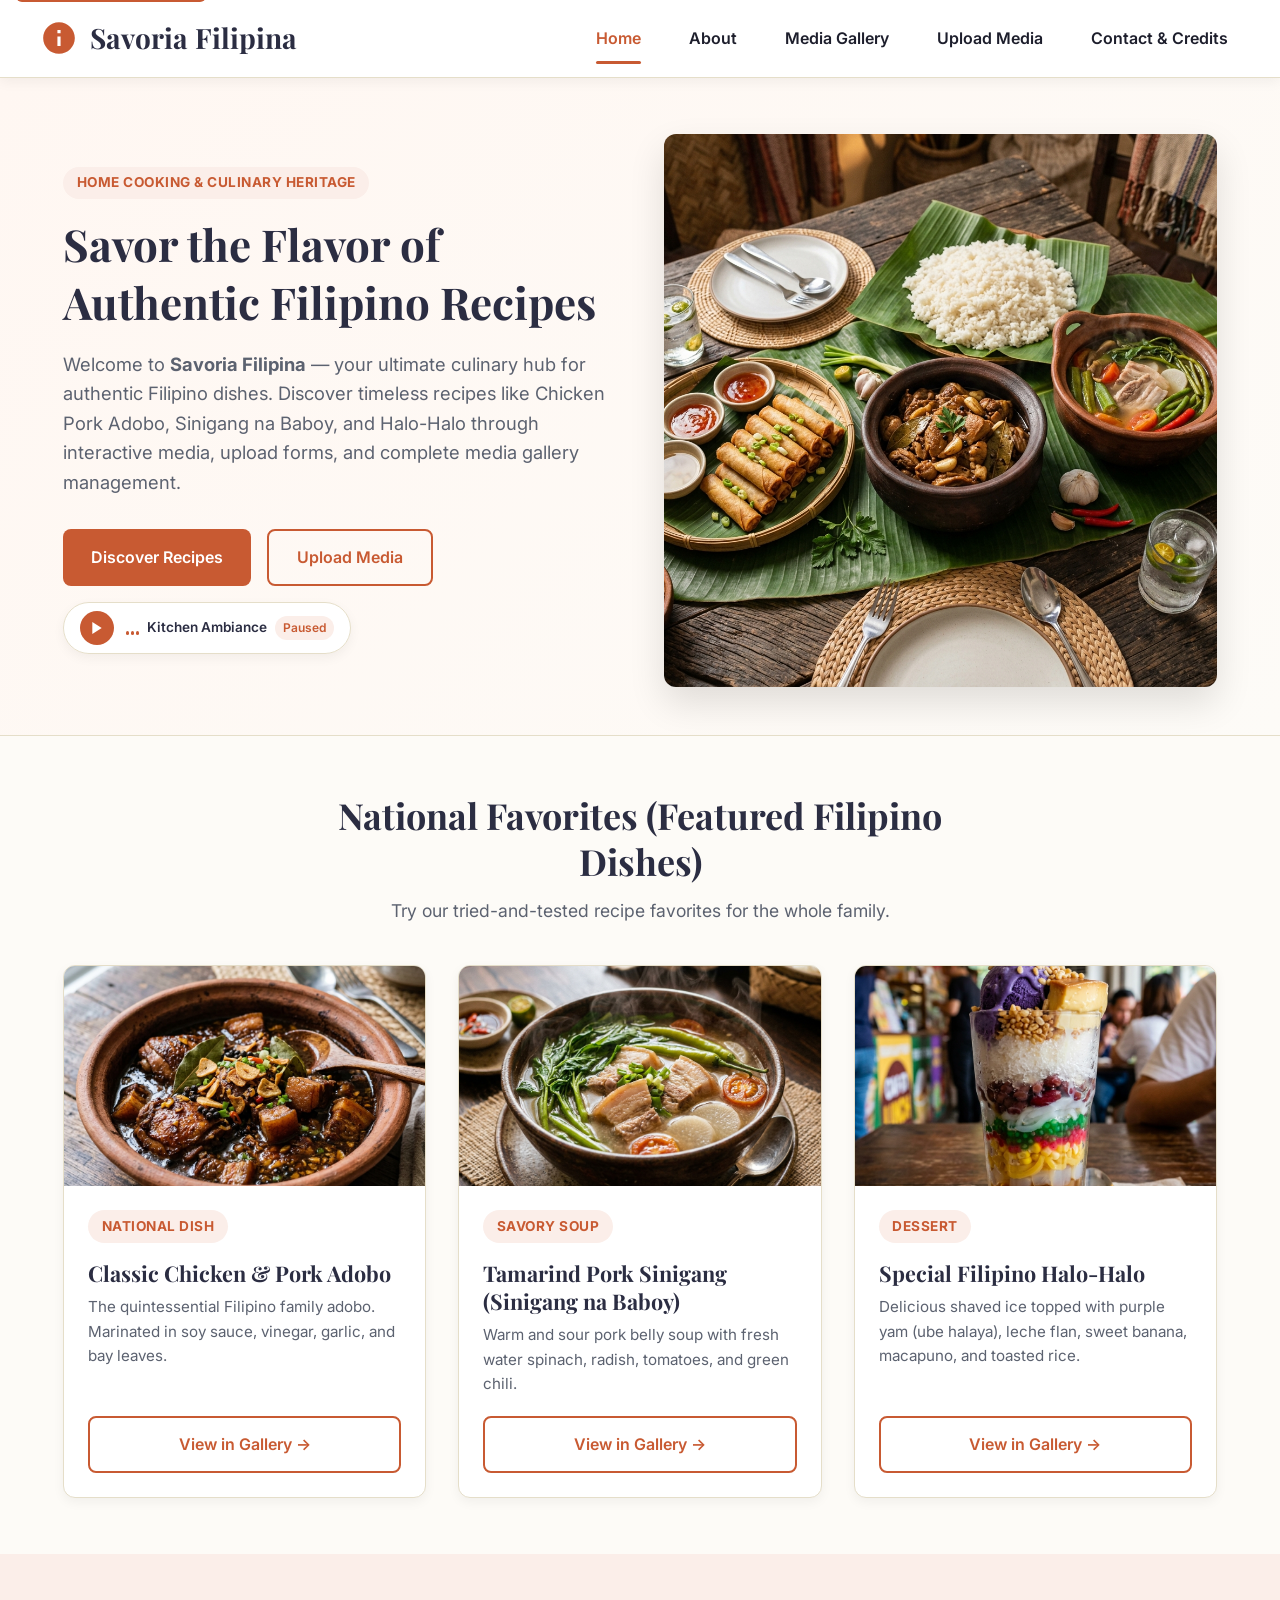
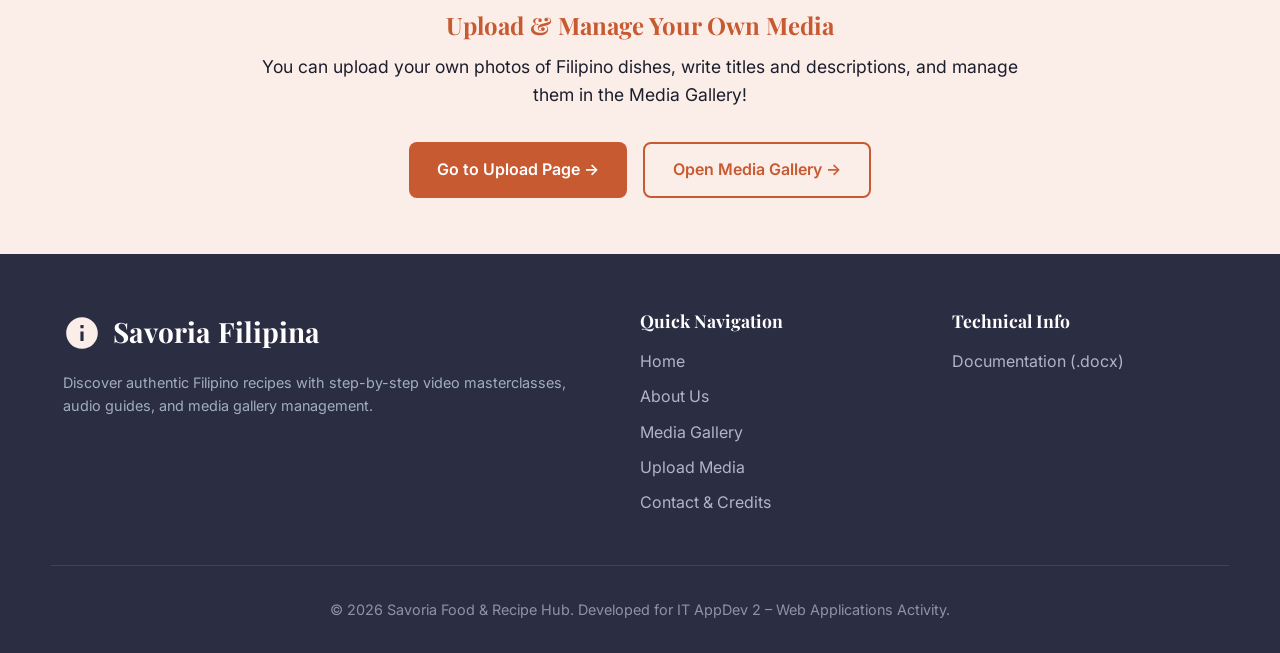
<file: index.html>
<!DOCTYPE html>
<html lang="en">
<head>
    <meta charset="UTF-8">
    <meta name="viewport" content="width=device-width, initial-scale=1.0">
    <meta name="description" content="Savoria Filipina - Explore authentic Filipino recipes like Adobo, Sinigang, and Halo-Halo with step-by-step video masterclasses, audio cooking guides, and responsive media gallery.">
    <meta name="author" content="IT AppDev 2 Student Project">
    <title>Savoria Filipina | Authentic Filipino Recipes</title>
    
    <!-- Google Fonts -->
    <link rel="preconnect" href="https://fonts.googleapis.com">
    <link rel="preconnect" href="https://fonts.gstatic.com" crossorigin>
    <link href="https://fonts.googleapis.com/css2?family=Inter:wght@400;500;600;700&family=Playfair+Display:wght@600;700;800&display=swap" rel="stylesheet">
    
    <!-- Main Stylesheet -->
    <link rel="stylesheet" href="css/style.css">
</head>
<body>
    <!-- Accessibility Skip Link -->
    <a href="#main-content" class="skip-link">Skip to main content</a>

    <!-- Header Navigation -->
    <header class="header" role="banner">
        <div class="container header-container">
            <a href="index.html" class="logo" aria-label="Savoria Filipina Home Page">
                <svg viewBox="0 0 24 24" aria-hidden="true">
                    <path d="M12 2C6.48 2 2 6.48 2 12s4.48 10 10 10 10-4.48 10-10S17.52 2 12 2zm1 15h-2v-6h2v6zm0-8h-2V7h2v2z"/>
                </svg>
                <span>Savoria Filipina</span>
            </a>

            <button class="mobile-nav-toggle" id="mobileNavToggle" aria-label="Toggle Navigation Menu" aria-expanded="false" aria-controls="primaryNav">
                <svg viewBox="0 0 24 24" fill="none" stroke-width="2" stroke-linecap="round" stroke-linejoin="round">
                    <line x1="3" y1="12" x2="21" y2="12"></line>
                    <line x1="3" y1="6" x2="21" y2="6"></line>
                    <line x1="3" y1="18" x2="21" y2="18"></line>
                </svg>
            </button>

            <nav id="primaryNav" aria-label="Primary Navigation">
                <ul class="nav-menu" id="navMenu">
                    <li><a href="index.html" class="nav-link active">Home</a></li>
                    <li><a href="about.html" class="nav-link">About</a></li>
                    <li><a href="gallery.html" class="nav-link">Media Gallery</a></li>
                    <li><a href="upload.html" class="nav-link">Upload Media</a></li>
                    <li><a href="contact.html" class="nav-link">Contact & Credits</a></li>
                </ul>
            </nav>
        </div>
    </header>

    <main id="main-content" role="main">

<!-- Hero Section with Responsive Media Element -->
<section class="hero" aria-label="Hero Section">
    <div class="container hero-grid">
        <div class="hero-content">
            <span class="badge">Home Cooking & Culinary Heritage</span>
            <h1>Savor the Flavor of Authentic Filipino Recipes</h1>
            <p>Welcome to <strong>Savoria Filipina</strong> — your ultimate culinary hub for authentic Filipino dishes. Discover timeless recipes like Chicken Pork Adobo, Sinigang na Baboy, and Halo-Halo through interactive media, upload forms, and complete media gallery management.</p>
            <div style="display: flex; gap: 1rem; flex-wrap: wrap;">
                <a href="#recipes" class="btn btn-primary">Discover Recipes</a>
                <a href="upload.html" class="btn btn-secondary">Upload Media</a>
            </div>

            <!-- Background Audio for Home Tab (Kitchen Ambiance Loop) -->
            <audio id="homeBgAudio" loop preload="auto">
                <source src="audio/kitchen-ambiance.mp3" type="audio/mpeg">
                Your browser does not support the audio element.
            </audio>

            <!-- Ambient Background Music Controller Widget -->
            <div class="ambient-audio-container paused" id="ambientAudioWidget" role="region" aria-label="Kitchen Ambiance Background Music Controls">
                <button class="ambient-audio-btn" id="ambientAudioToggleBtn" aria-label="Play Kitchen Ambiance background music">
                    <svg id="ambientAudioPlayIcon" width="16" height="16" viewBox="0 0 24 24" fill="currentColor">
                        <polygon points="5 3 19 12 5 21 5 3"></polygon>
                    </svg>
                    <svg id="ambientAudioPauseIcon" width="16" height="16" viewBox="0 0 24 24" fill="currentColor" style="display: none;">
                        <rect x="6" y="4" width="4" height="16"></rect>
                        <rect x="14" y="4" width="4" height="16"></rect>
                    </svg>
                </button>
                <div class="ambient-audio-info">
                    <div class="sound-wave-icon" aria-hidden="true">
                        <span class="sound-wave-bar"></span>
                        <span class="sound-wave-bar"></span>
                        <span class="sound-wave-bar"></span>
                    </div>
                    <span>Kitchen Ambiance</span>
                    <span class="ambient-audio-status-badge" id="ambientAudioStatusText">Click to Play</span>
                </div>
            </div>
        </div>

        <!-- Responsive Media Element using <picture> Tag -->
        <div class="hero-media-wrapper">
            <picture>
                <source media="(max-width: 600px)" srcset="images/savoria-hero-mobile.jpg">
                <source media="(max-width: 1200px)" srcset="images/savoria-hero-tablet.jpg">
                <img src="images/savoria-hero-desktop.jpg" alt="Filipino food feast table featuring Adobo, Sinigang, and fresh rice served on banana leaves" width="600" height="400">
            </picture>
        </div>
    </div>
</section>

<!-- Featured Recipe Showcase -->
<section class="section" id="recipes" style="background-color: var(--bg-light);" aria-labelledby="featured-recipes-heading">
    <div class="container">
        <div class="section-header">
            <h2 id="featured-recipes-heading">National Favorites (Featured Filipino Dishes)</h2>
            <p>Try our tried-and-tested recipe favorites for the whole family.</p>
        </div>

        <div class="recipe-grid">
            <!-- Recipe Card 1: Adobo -->
            <article class="recipe-card">
                <img src="images/filipino-adobo.jpg" alt="Authentic Filipino Chicken and Pork Adobo garnished with garlic chips and bay leaves in a brown savory sauce" class="recipe-card-img" loading="lazy" width="400" height="220">
                <div class="recipe-card-body">
                    <span class="badge" style="align-self: flex-start;">National Dish</span>
                    <h3 class="recipe-card-title">Classic Chicken & Pork Adobo</h3>
                    <p class="recipe-card-desc">The quintessential Filipino family adobo. Marinated in soy sauce, vinegar, garlic, and bay leaves.</p>
                    <a href="gallery.html" class="btn btn-secondary" style="margin-top: auto;">View in Gallery &rarr;</a>
                </div>
            </article>

            <!-- Recipe Card 2: Sinigang -->
            <article class="recipe-card">
                <img src="images/sinigang-baboy.jpg" alt="Traditional Filipino Sinigang na Baboy tamarind soup with kangkong water spinach, radish, and tomatoes" class="recipe-card-img" loading="lazy" width="400" height="220">
                <div class="recipe-card-body">
                    <span class="badge" style="align-self: flex-start;">Savory Soup</span>
                    <h3 class="recipe-card-title">Tamarind Pork Sinigang (Sinigang na Baboy)</h3>
                    <p class="recipe-card-desc">Warm and sour pork belly soup with fresh water spinach, radish, tomatoes, and green chili.</p>
                    <a href="gallery.html" class="btn btn-secondary" style="margin-top: auto;">View in Gallery &rarr;</a>
                </div>
            </article>

            <!-- Recipe Card 3: Halo-Halo -->
            <article class="recipe-card">
                <img src="images/halo-halo.jpg" alt="Tall glass of colorful Filipino Halo-Halo shaved ice dessert topped with ube halaya ice cream and leche flan" class="recipe-card-img" loading="lazy" width="400" height="220">
                <div class="recipe-card-body">
                    <span class="badge" style="align-self: flex-start;">Dessert</span>
                    <h3 class="recipe-card-title">Special Filipino Halo-Halo</h3>
                    <p class="recipe-card-desc">Delicious shaved ice topped with purple yam (ube halaya), leche flan, sweet banana, macapuno, and toasted rice.</p>
                    <a href="gallery.html" class="btn btn-secondary" style="margin-top: auto;">View in Gallery &rarr;</a>
                </div>
            </article>
        </div>
    </div>
</section>

<!-- Dynamic User Uploaded Media Container -->
<section class="section" id="userMediaSection" style="background-color: #ffffff; display: none;" aria-labelledby="community-media-heading">
    <div class="container">
        <div class="section-header">
            <h2 id="community-media-heading">User Uploaded Recipes & Media</h2>
            <p>View recently uploaded photos, titles, and descriptions submitted by users.</p>
        </div>
        <div class="recipe-grid" id="userMediaGrid"></div>
    </div>
</section>

<!-- Call to Action for Media Management -->
<section class="section" style="background-color: var(--primary-light);">
    <div class="container" style="text-align: center; max-width: 800px;">
        <h2 style="color: var(--primary);">Upload & Manage Your Own Media</h2>
        <p style="color: var(--text-main); font-size: 1.1rem; margin-bottom: 2rem;">
            You can upload your own photos of Filipino dishes, write titles and descriptions, and manage them in the Media Gallery!
        </p>
        <div style="display: flex; gap: 1rem; justify-content: center; flex-wrap: wrap;">
            <a href="upload.html" class="btn btn-primary">Go to Upload Page &rarr;</a>
            <a href="gallery.html" class="btn btn-secondary">Open Media Gallery &rarr;</a>
        </div>
    </div>
</section>

    </main>

    <!-- Footer -->
    <footer class="footer" role="contentinfo">
        <div class="container footer-grid">
            <div class="footer-brand">
                <div class="logo">
                    <svg viewBox="0 0 24 24" aria-hidden="true" style="fill: var(--primary-light);">
                        <path d="M12 2C6.48 2 2 6.48 2 12s4.48 10 10 10 10-4.48 10-10S17.52 2 12 2zm1 15h-2v-6h2v6zm0-8h-2V7h2v2z"/>
                    </svg>
                    <span style="color: #ffffff;">Savoria Filipina</span>
                </div>
                <p style="margin-top: 1rem; color: #a0aec0; font-size: 0.9rem;">
                    Discover authentic Filipino recipes with step-by-step video masterclasses, audio guides, and media gallery management.
                </p>
            </div>

            <div class="footer-links">
                <h4>Quick Navigation</h4>
                <ul>
                    <li><a href="index.html">Home</a></li>
                    <li><a href="about.html">About Us</a></li>
                    <li><a href="gallery.html">Media Gallery</a></li>
                    <li><a href="upload.html">Upload Media</a></li>
                    <li><a href="contact.html">Contact & Credits</a></li>
                </ul>
            </div>

            <div class="footer-links">
                <h4>Technical Info</h4>
                <ul>
                    <li><a href="Technical_Documentation.docx" download>Documentation (.docx)</a></li>
                </ul>
            </div>
        </div>

        <div class="container footer-bottom">
            <p>&copy; 2026 Savoria Food & Recipe Hub. Developed for IT AppDev 2 – Web Applications Activity.</p>
        </div>
    </footer>

    <!-- Main JavaScript -->
    <script src="js/main.js"></script>
    <script>
    document.addEventListener('DOMContentLoaded', () => {
        const userMediaSection = document.getElementById('userMediaSection');
        const userMediaGrid = document.getElementById('userMediaGrid');

        function escapeHtml(str) {
            if (!str) return '';
            return String(str)
                .replace(/&/g, '&amp;')
                .replace(/</g, '&lt;')
                .replace(/>/g, '&gt;')
                .replace(/"/g, '&quot;')
                .replace(/'/g, '&#039;');
        }

        const customUploads = JSON.parse(localStorage.getItem('savoria_custom_uploads') || '[]');
        if (customUploads.length > 0 && userMediaSection && userMediaGrid) {
            userMediaSection.style.display = 'block';
            userMediaGrid.innerHTML = customUploads.map(item => {
                let previewHtml = '';
                if (item.type === 'image') {
                    previewHtml = `<img src="${item.path}" alt="${escapeHtml(item.title)}" class="recipe-card-img" loading="lazy">`;
                } else if (item.type === 'video') {
                    previewHtml = `<div style="height: 220px; background: #000;"><video controls style="width: 100%; height: 100%; object-fit: cover;"><source src="${item.path}"></video></div>`;
                } else if (item.type === 'audio') {
                    previewHtml = `<div style="height: 220px; background: var(--primary-light); display: flex; flex-direction: column; align-items: center; justify-content: center; padding: 1rem;"><svg width="48" height="48" viewBox="0 0 24 24" fill="var(--primary)"><path d="M12 3v10.55c-.59-.34-1.27-.55-2-.55-2.21 0-4 1.79-4 4s1.79 4 4 4 4-1.79 4-4V7h4V3h-6z"/></svg><audio controls style="margin-top: 1rem; width: 90%;"><source src="${item.path}"></audio></div>`;
                }

                return `
                    <article class="recipe-card">
                        ${previewHtml}
                        <div class="recipe-card-body">
                            <span class="badge" style="align-self: flex-start; background-color: var(--secondary); color: #fff;">
                                User Submission &bull; ${(item.type || 'image').toUpperCase()}
                            </span>
                            <h3 class="recipe-card-title">${escapeHtml(item.title)}</h3>
                            <p class="recipe-card-desc">${escapeHtml(item.description || 'No additional description provided.')}</p>
                            <div style="display: flex; justify-content: space-between; align-items: center; margin-top: auto; padding-top: 1rem; border-top: 1px solid var(--border-color);">
                                <small style="color: var(--text-muted);">📅 ${escapeHtml(item.upload_date)}</small>
                                <a href="gallery.html" class="btn btn-secondary" style="padding: 0.35rem 0.75rem; font-size: 0.85rem;">Manage in Gallery &rarr;</a>
                            </div>
                        </div>
                    </article>
                `;
            }).join('');
        }
    });
    </script>
</body>
</html>
</file>
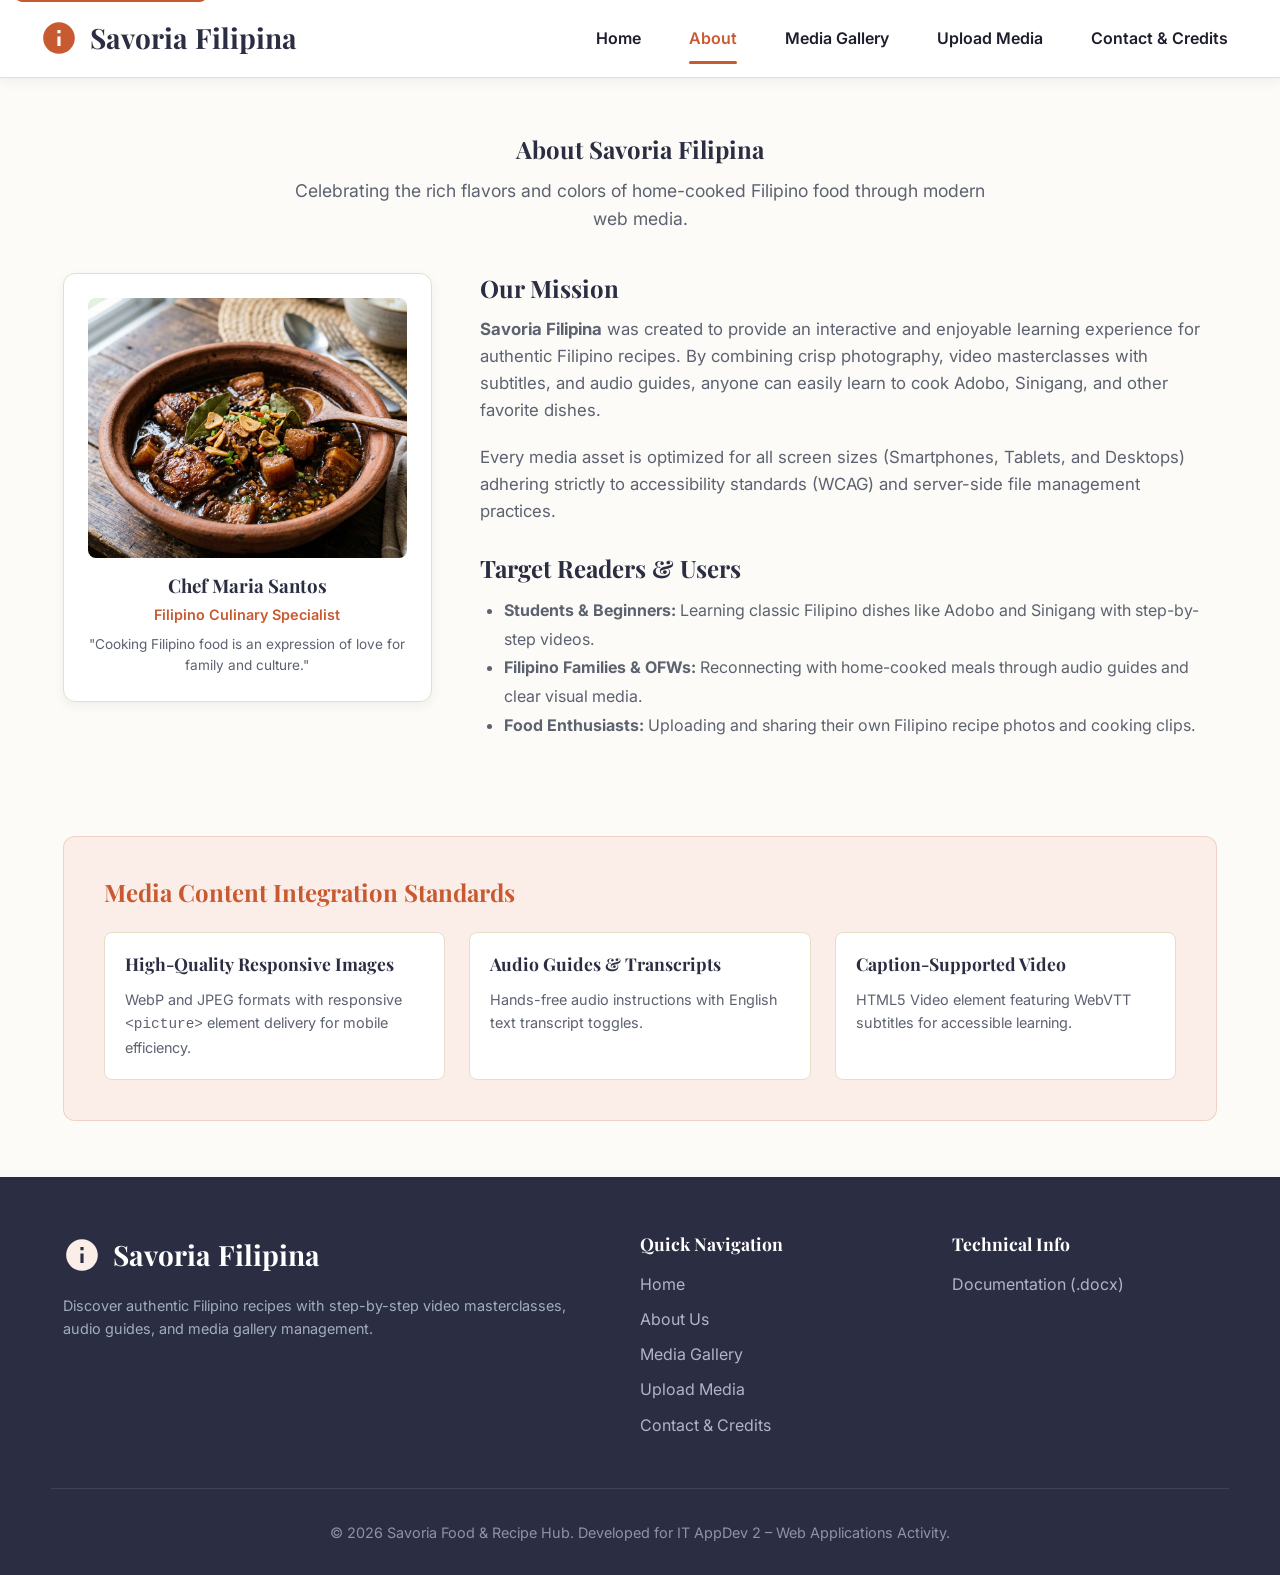
<file: about.html>
<!DOCTYPE html>
<html lang="en">
<head>
    <meta charset="UTF-8">
    <meta name="viewport" content="width=device-width, initial-scale=1.0">
    <meta name="description" content="Savoria Filipina - About our culinary heritage, mission, and media content integration standards.">
    <title>About Savoria Filipina | Culinary Heritage & Media Guidelines</title>
    <link rel="preconnect" href="https://fonts.googleapis.com">
    <link rel="preconnect" href="https://fonts.gstatic.com" crossorigin>
    <link href="https://fonts.googleapis.com/css2?family=Inter:wght@400;500;600;700&family=Playfair+Display:wght@600;700;800&display=swap" rel="stylesheet">
    <link rel="stylesheet" href="css/style.css">
</head>
<body>
    <a href="#main-content" class="skip-link">Skip to main content</a>

    <header class="header" role="banner">
        <div class="container header-container">
            <a href="index.html" class="logo" aria-label="Savoria Filipina Home Page">
                <svg viewBox="0 0 24 24" aria-hidden="true">
                    <path d="M12 2C6.48 2 2 6.48 2 12s4.48 10 10 10 10-4.48 10-10S17.52 2 12 2zm1 15h-2v-6h2v6zm0-8h-2V7h2v2z"/>
                </svg>
                <span>Savoria Filipina</span>
            </a>

            <button class="mobile-nav-toggle" id="mobileNavToggle" aria-label="Toggle Navigation Menu" aria-expanded="false" aria-controls="primaryNav">
                <svg viewBox="0 0 24 24" fill="none" stroke-width="2" stroke-linecap="round" stroke-linejoin="round">
                    <line x1="3" y1="12" x2="21" y2="12"></line>
                    <line x1="3" y1="6" x2="21" y2="6"></line>
                    <line x1="3" y1="18" x2="21" y2="18"></line>
                </svg>
            </button>

            <nav id="primaryNav" aria-label="Primary Navigation">
                <ul class="nav-menu" id="navMenu">
                    <li><a href="index.html" class="nav-link">Home</a></li>
                    <li><a href="about.html" class="nav-link active">About</a></li>
                    <li><a href="gallery.html" class="nav-link">Media Gallery</a></li>
                    <li><a href="upload.html" class="nav-link">Upload Media</a></li>
                    <li><a href="contact.html" class="nav-link">Contact & Credits</a></li>
                </ul>
            </nav>
        </div>
    </header>

    <main id="main-content" role="main">
        <section class="section" aria-labelledby="about-heading">
            <div class="container">
                <div class="section-header">
                    <h1 id="about-heading">About Savoria Filipina</h1>
                    <p>Celebrating the rich flavors and colors of home-cooked Filipino food through modern web media.</p>
                </div>

                <div style="display: grid; grid-template-columns: 1fr 2fr; gap: 3rem; align-items: flex-start; margin-bottom: 4rem;">
                    <div style="background: var(--bg-card); padding: 1.5rem; border-radius: var(--border-radius); border: 1px solid var(--border-color); text-align: center; box-shadow: var(--shadow-sm);">
                        <img src="images/chef-avatar.jpg" alt="Chef Maria Santos, Head Culinary Specialist of Savoria Filipina" style="width: 100%; height: 260px; object-fit: cover; border-radius: 8px; margin-bottom: 1rem;">
                        <h3 style="margin-bottom: 0.25rem;">Chef Maria Santos</h3>
                        <p style="color: var(--primary); font-weight: 600; font-size: 0.9rem;">Filipino Culinary Specialist</p>
                        <p style="color: var(--text-muted); font-size: 0.85rem; margin-top: 0.5rem;">"Cooking Filipino food is an expression of love for family and culture."</p>
                    </div>

                    <div>
                        <h2>Our Mission</h2>
                        <p style="margin-bottom: 1.25rem; color: var(--text-muted); font-size: 1.05rem;">
                            <strong>Savoria Filipina</strong> was created to provide an interactive and enjoyable learning experience for authentic Filipino recipes. By combining crisp photography, video masterclasses with subtitles, and audio guides, anyone can easily learn to cook Adobo, Sinigang, and other favorite dishes.
                        </p>
                        <p style="margin-bottom: 1.75rem; color: var(--text-muted); font-size: 1.05rem;">
                            Every media asset is optimized for all screen sizes (Smartphones, Tablets, and Desktops) adhering strictly to accessibility standards (WCAG) and server-side file management practices.
                        </p>

                        <h2>Target Readers & Users</h2>
                        <ul style="margin-left: 1.5rem; margin-bottom: 2rem; color: var(--text-muted); line-height: 1.8;">
                            <li><strong>Students & Beginners:</strong> Learning classic Filipino dishes like Adobo and Sinigang with step-by-step videos.</li>
                            <li><strong>Filipino Families & OFWs:</strong> Reconnecting with home-cooked meals through audio guides and clear visual media.</li>
                            <li><strong>Food Enthusiasts:</strong> Uploading and sharing their own Filipino recipe photos and cooking clips.</li>
                        </ul>
                    </div>
                </div>

                <div style="background-color: var(--primary-light); border-radius: var(--border-radius); padding: 2.5rem; border: 1px solid rgba(200,90,50,0.2);">
                    <h2 style="color: var(--primary);">Media Content Integration Standards</h2>
                    <div style="display: grid; grid-template-columns: repeat(auto-fit, minmax(240px, 1fr)); gap: 1.5rem; margin-top: 1.5rem;">
                        <div style="background: #ffffff; padding: 1.25rem; border-radius: 8px; border: 1px solid var(--border-color);">
                            <h3 style="font-size: 1.1rem; color: var(--secondary);">High-Quality Responsive Images</h3>
                            <p style="font-size: 0.9rem; color: var(--text-muted);">WebP and JPEG formats with responsive <code>&lt;picture&gt;</code> element delivery for mobile efficiency.</p>
                        </div>
                        <div style="background: #ffffff; padding: 1.25rem; border-radius: 8px; border: 1px solid var(--border-color);">
                            <h3 style="font-size: 1.1rem; color: var(--secondary);">Audio Guides & Transcripts</h3>
                            <p style="font-size: 0.9rem; color: var(--text-muted);">Hands-free audio instructions with English text transcript toggles.</p>
                        </div>
                        <div style="background: #ffffff; padding: 1.25rem; border-radius: 8px; border: 1px solid var(--border-color);">
                            <h3 style="font-size: 1.1rem; color: var(--secondary);">Caption-Supported Video</h3>
                            <p style="font-size: 0.9rem; color: var(--text-muted);">HTML5 Video element featuring WebVTT subtitles for accessible learning.</p>
                        </div>
                    </div>
                </div>
            </div>
        </section>
    </main>

    <footer class="footer" role="contentinfo">
        <div class="container footer-grid">
            <div class="footer-brand">
                <div class="logo">
                    <svg viewBox="0 0 24 24" aria-hidden="true" style="fill: var(--primary-light);">
                        <path d="M12 2C6.48 2 2 6.48 2 12s4.48 10 10 10 10-4.48 10-10S17.52 2 12 2zm1 15h-2v-6h2v6zm0-8h-2V7h2v2z"/>
                    </svg>
                    <span style="color: #ffffff;">Savoria Filipina</span>
                </div>
                <p style="margin-top: 1rem; color: #a0aec0; font-size: 0.9rem;">
                    Discover authentic Filipino recipes with step-by-step video masterclasses, audio guides, and media gallery management.
                </p>
            </div>

            <div class="footer-links">
                <h4>Quick Navigation</h4>
                <ul>
                    <li><a href="index.html">Home</a></li>
                    <li><a href="about.html">About Us</a></li>
                    <li><a href="gallery.html">Media Gallery</a></li>
                    <li><a href="upload.html">Upload Media</a></li>
                    <li><a href="contact.html">Contact & Credits</a></li>
                </ul>
            </div>

            <div class="footer-links">
                <h4>Technical Info</h4>
                <ul>
                    <li><a href="Technical_Documentation.docx" download>Documentation (.docx)</a></li>
                </ul>
            </div>
        </div>

        <div class="container footer-bottom">
            <p>&copy; 2026 Savoria Food & Recipe Hub. Developed for IT AppDev 2 – Web Applications Activity.</p>
        </div>
    </footer>

    <script src="js/main.js"></script>
</body>
</html>
</file>
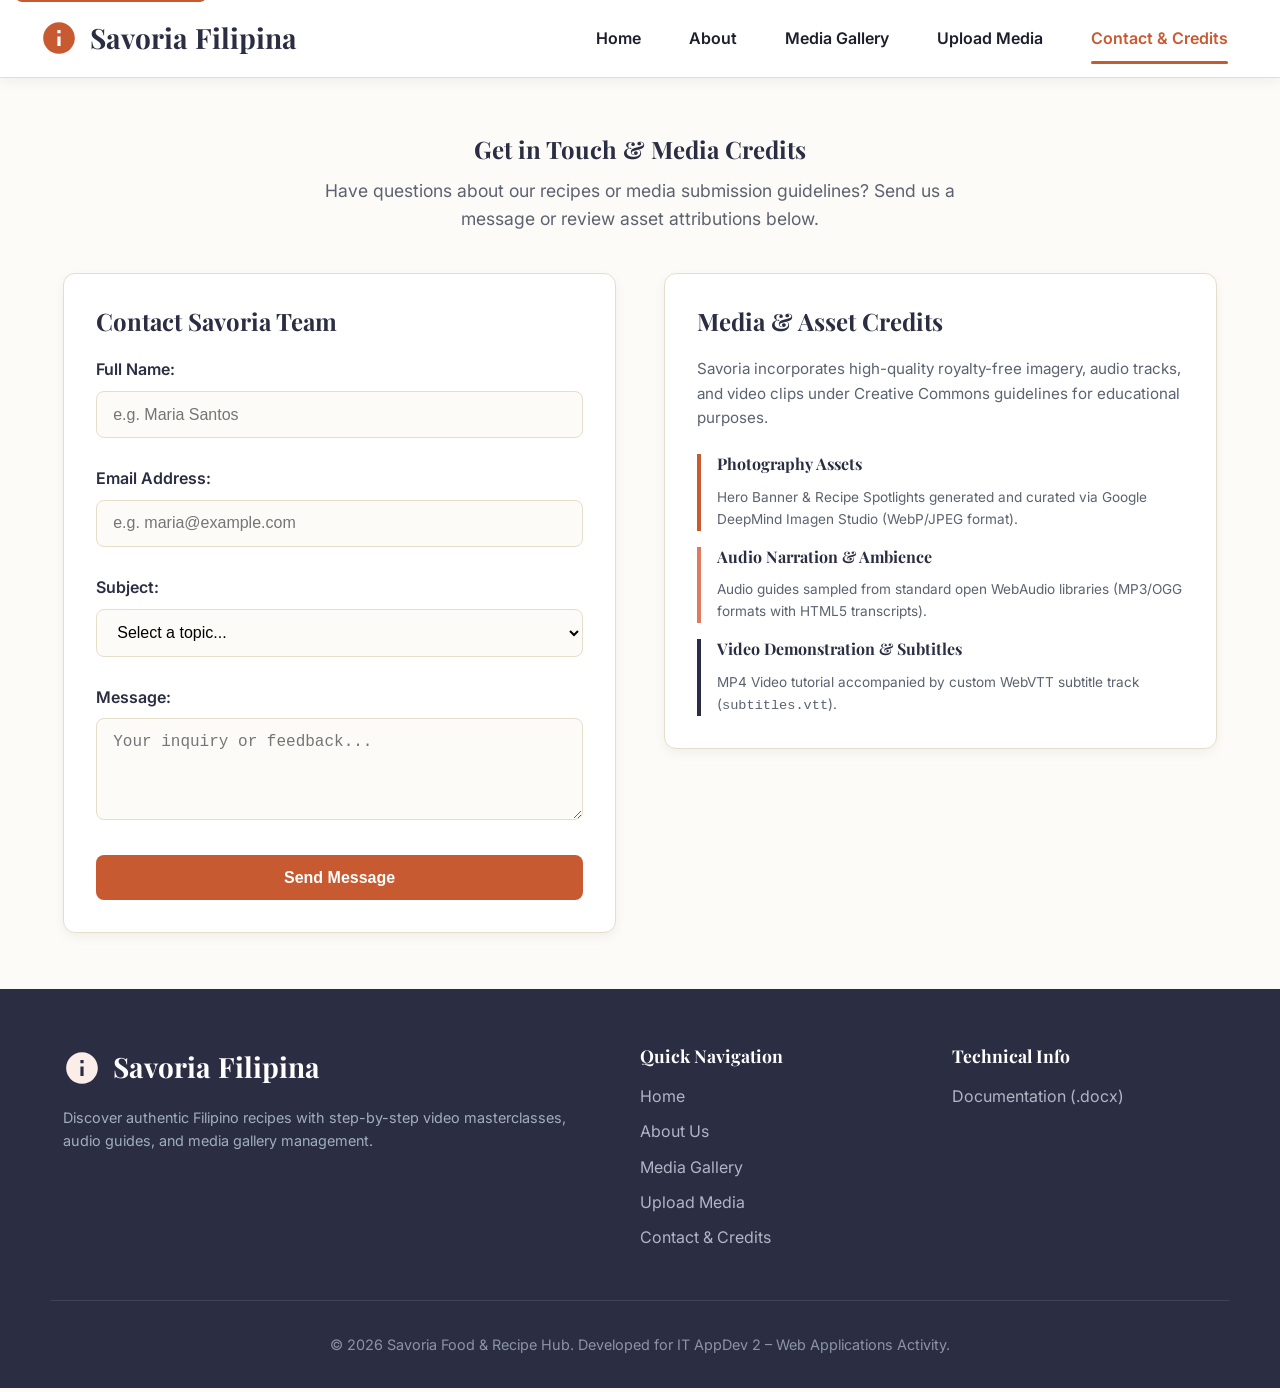
<file: contact.html>
<!DOCTYPE html>
<html lang="en">
<head>
    <meta charset="UTF-8">
    <meta name="viewport" content="width=device-width, initial-scale=1.0">
    <meta name="description" content="Savoria Filipina - Contact our team or review media asset attributions and credits.">
    <title>Contact Us & Media Credits | Savoria Culinary Hub</title>
    <link rel="preconnect" href="https://fonts.googleapis.com">
    <link rel="preconnect" href="https://fonts.gstatic.com" crossorigin>
    <link href="https://fonts.googleapis.com/css2?family=Inter:wght@400;500;600;700&family=Playfair+Display:wght@600;700;800&display=swap" rel="stylesheet">
    <link rel="stylesheet" href="css/style.css">
</head>
<body>
    <a href="#main-content" class="skip-link">Skip to main content</a>

    <header class="header" role="banner">
        <div class="container header-container">
            <a href="index.html" class="logo" aria-label="Savoria Filipina Home Page">
                <svg viewBox="0 0 24 24" aria-hidden="true">
                    <path d="M12 2C6.48 2 2 6.48 2 12s4.48 10 10 10 10-4.48 10-10S17.52 2 12 2zm1 15h-2v-6h2v6zm0-8h-2V7h2v2z"/>
                </svg>
                <span>Savoria Filipina</span>
            </a>

            <button class="mobile-nav-toggle" id="mobileNavToggle" aria-label="Toggle Navigation Menu" aria-expanded="false" aria-controls="primaryNav">
                <svg viewBox="0 0 24 24" fill="none" stroke-width="2" stroke-linecap="round" stroke-linejoin="round">
                    <line x1="3" y1="12" x2="21" y2="12"></line>
                    <line x1="3" y1="6" x2="21" y2="6"></line>
                    <line x1="3" y1="18" x2="21" y2="18"></line>
                </svg>
            </button>

            <nav id="primaryNav" aria-label="Primary Navigation">
                <ul class="nav-menu" id="navMenu">
                    <li><a href="index.html" class="nav-link">Home</a></li>
                    <li><a href="about.html" class="nav-link">About</a></li>
                    <li><a href="gallery.html" class="nav-link">Media Gallery</a></li>
                    <li><a href="upload.html" class="nav-link">Upload Media</a></li>
                    <li><a href="contact.html" class="nav-link active">Contact & Credits</a></li>
                </ul>
            </nav>
        </div>
    </header>

    <main id="main-content" role="main">
        <section class="section" aria-labelledby="contact-heading">
            <div class="container">
                <div class="section-header">
                    <h1 id="contact-heading">Get in Touch & Media Credits</h1>
                    <p>Have questions about our recipes or media submission guidelines? Send us a message or review asset attributions below.</p>
                </div>

                <div style="display: grid; grid-template-columns: 1fr 1fr; gap: 3rem; align-items: flex-start;">
                    <div style="background: var(--bg-card); padding: 2rem; border-radius: var(--border-radius); border: 1px solid var(--border-color); box-shadow: var(--shadow-sm);">
                        <h2 style="font-size: 1.5rem; margin-bottom: 1.25rem;">Contact Savoria Team</h2>
                        
                        <form action="#" method="POST" onsubmit="event.preventDefault(); alert('Thank you for your message! Our team will respond shortly.');">
                            <div class="form-group">
                                <label for="fullName" class="form-label">Full Name:</label>
                                <input type="text" id="fullName" name="fullName" class="form-control" placeholder="e.g. Maria Santos" required aria-required="true">
                            </div>

                            <div class="form-group">
                                <label for="emailAddress" class="form-label">Email Address:</label>
                                <input type="email" id="emailAddress" name="emailAddress" class="form-control" placeholder="e.g. maria@example.com" required aria-required="true">
                            </div>

                            <div class="form-group">
                                <label for="subject" class="form-label">Subject:</label>
                                <select id="subject" name="subject" class="form-control" required aria-required="true">
                                    <option value="">Select a topic...</option>
                                    <option value="recipe">Recipe Inquiry</option>
                                    <option value="upload">Media Upload Question</option>
                                    <option value="accessibility">Accessibility Feedback</option>
                                    <option value="general">General Support</option>
                                </select>
                            </div>

                            <div class="form-group">
                                <label for="messageText" class="form-label">Message:</label>
                                <textarea id="messageText" name="messageText" class="form-control" rows="4" placeholder="Your inquiry or feedback..." required aria-required="true"></textarea>
                            </div>

                            <button type="submit" class="btn btn-primary" style="width: 100%;">Send Message</button>
                        </form>
                    </div>

                    <div style="background: var(--bg-card); padding: 2rem; border-radius: var(--border-radius); border: 1px solid var(--border-color); box-shadow: var(--shadow-sm);">
                        <h2 style="font-size: 1.5rem; margin-bottom: 1.25rem;">Media & Asset Credits</h2>
                        <p style="color: var(--text-muted); margin-bottom: 1.5rem; font-size: 0.95rem;">
                            Savoria incorporates high-quality royalty-free imagery, audio tracks, and video clips under Creative Commons guidelines for educational purposes.
                        </p>

                        <div style="display: flex; flex-direction: column; gap: 1rem;">
                            <div style="border-left: 4px solid var(--primary); padding-left: 1rem;">
                                <h4 style="font-size: 1rem;">Photography Assets</h4>
                                <p style="font-size: 0.85rem; color: var(--text-muted);">Hero Banner & Recipe Spotlights generated and curated via Google DeepMind Imagen Studio (WebP/JPEG format).</p>
                            </div>

                            <div style="border-left: 4px solid var(--accent); padding-left: 1rem;">
                                <h4 style="font-size: 1rem;">Audio Narration & Ambience</h4>
                                <p style="font-size: 0.85rem; color: var(--text-muted);">Audio guides sampled from standard open WebAudio libraries (MP3/OGG formats with HTML5 transcripts).</p>
                            </div>

                            <div style="border-left: 4px solid var(--secondary); padding-left: 1rem;">
                                <h4 style="font-size: 1rem;">Video Demonstration & Subtitles</h4>
                                <p style="font-size: 0.85rem; color: var(--text-muted);">MP4 Video tutorial accompanied by custom WebVTT subtitle track (<code>subtitles.vtt</code>).</p>
                            </div>
                        </div>
                    </div>
                </div>
            </div>
        </section>
    </main>

    <footer class="footer" role="contentinfo">
        <div class="container footer-grid">
            <div class="footer-brand">
                <div class="logo">
                    <svg viewBox="0 0 24 24" aria-hidden="true" style="fill: var(--primary-light);">
                        <path d="M12 2C6.48 2 2 6.48 2 12s4.48 10 10 10 10-4.48 10-10S17.52 2 12 2zm1 15h-2v-6h2v6zm0-8h-2V7h2v2z"/>
                    </svg>
                    <span style="color: #ffffff;">Savoria Filipina</span>
                </div>
                <p style="margin-top: 1rem; color: #a0aec0; font-size: 0.9rem;">
                    Discover authentic Filipino recipes with step-by-step video masterclasses, audio guides, and media gallery management.
                </p>
            </div>

            <div class="footer-links">
                <h4>Quick Navigation</h4>
                <ul>
                    <li><a href="index.html">Home</a></li>
                    <li><a href="about.html">About Us</a></li>
                    <li><a href="gallery.html">Media Gallery</a></li>
                    <li><a href="upload.html">Upload Media</a></li>
                    <li><a href="contact.html">Contact & Credits</a></li>
                </ul>
            </div>

            <div class="footer-links">
                <h4>Technical Info</h4>
                <ul>
                    <li><a href="Technical_Documentation.docx" download>Documentation (.docx)</a></li>
                </ul>
            </div>
        </div>

        <div class="container footer-bottom">
            <p>&copy; 2026 Savoria Food & Recipe Hub. Developed for IT AppDev 2 – Web Applications Activity.</p>
        </div>
    </footer>

    <script src="js/main.js"></script>
</body>
</html>
</file>
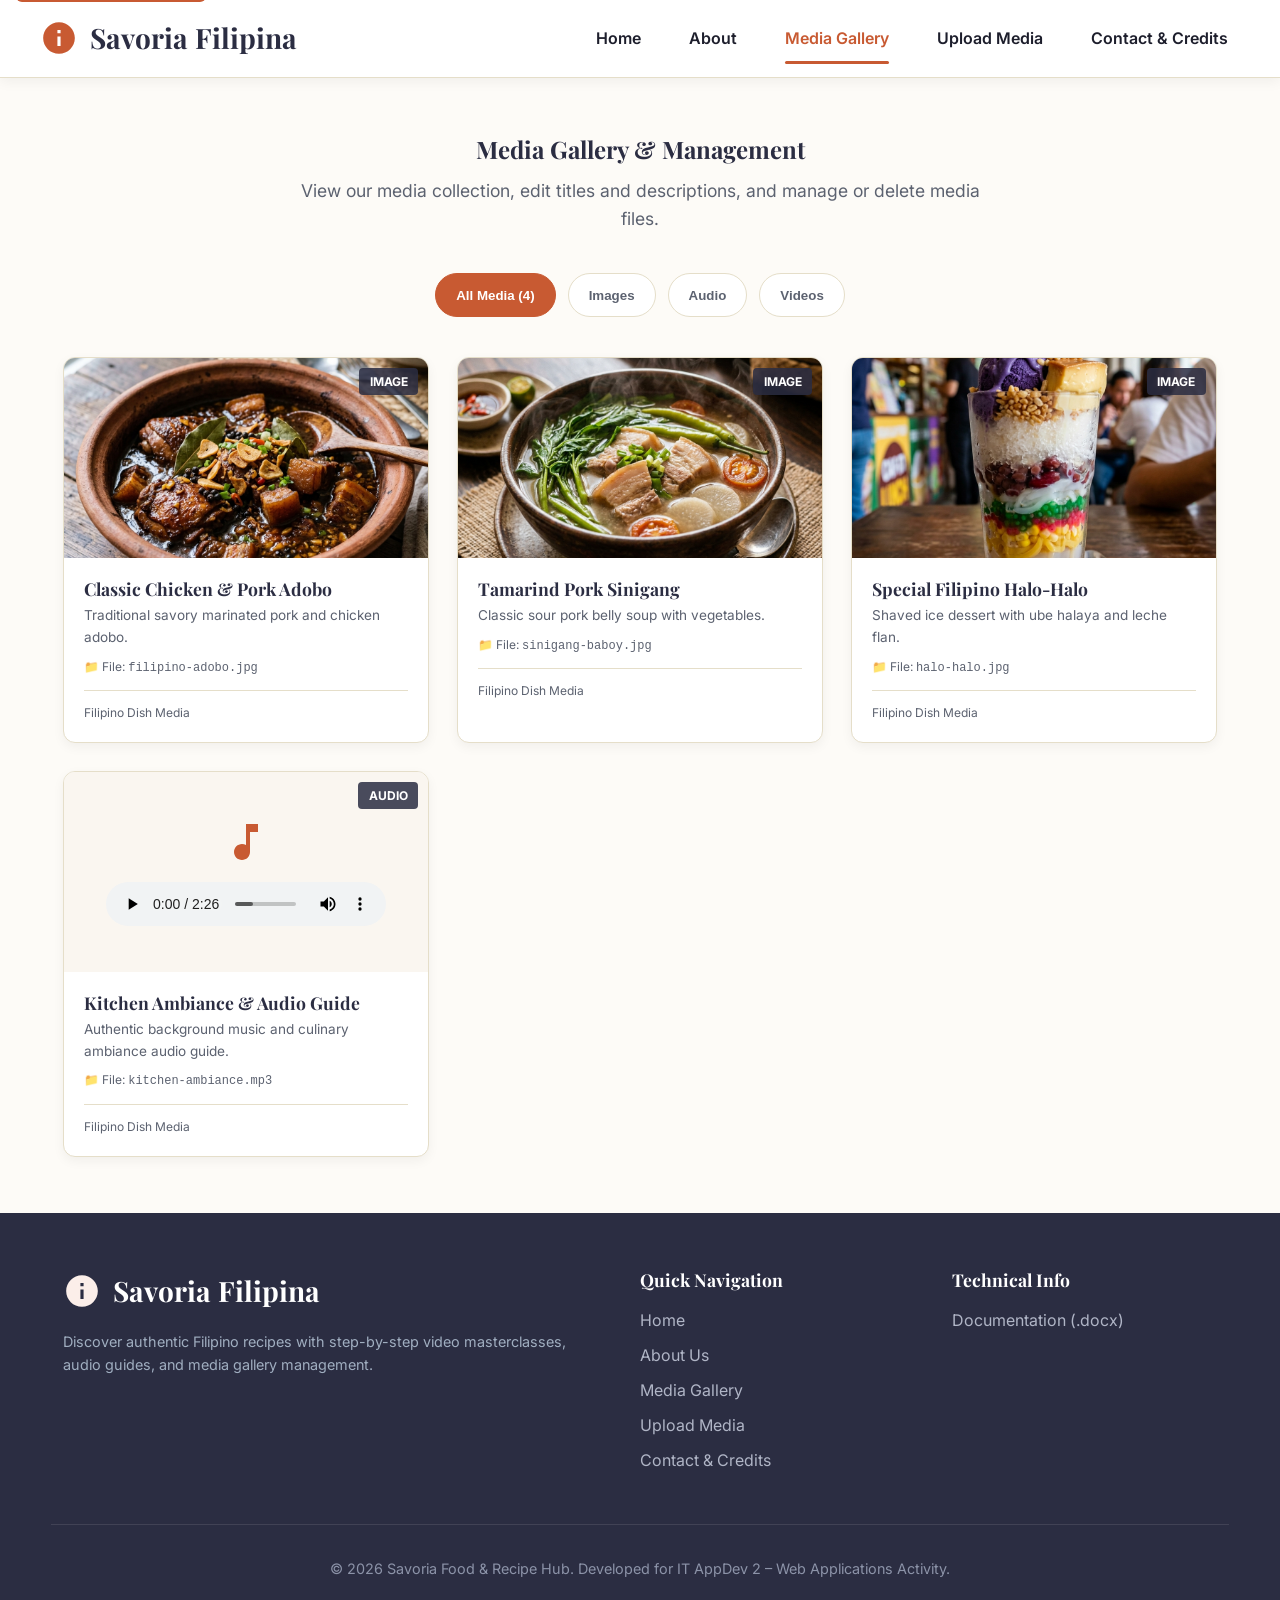
<file: gallery.html>
<!DOCTYPE html>
<html lang="en">
<head>
    <meta charset="UTF-8">
    <meta name="viewport" content="width=device-width, initial-scale=1.0">
    <meta name="description" content="Savoria Filipina Media Gallery - Browse images, audio recipe guides, and video masterclasses with management features.">
    <title>Media Gallery & Management | Savoria Filipina</title>
    <link rel="preconnect" href="https://fonts.googleapis.com">
    <link rel="preconnect" href="https://fonts.gstatic.com" crossorigin>
    <link href="https://fonts.googleapis.com/css2?family=Inter:wght@400;500;600;700&family=Playfair+Display:wght@600;700;800&display=swap" rel="stylesheet">
    <link rel="stylesheet" href="css/style.css">
</head>
<body>
    <a href="#main-content" class="skip-link">Skip to main content</a>

    <header class="header" role="banner">
        <div class="container header-container">
            <a href="index.html" class="logo" aria-label="Savoria Filipina Home Page">
                <svg viewBox="0 0 24 24" aria-hidden="true">
                    <path d="M12 2C6.48 2 2 6.48 2 12s4.48 10 10 10 10-4.48 10-10S17.52 2 12 2zm1 15h-2v-6h2v6zm0-8h-2V7h2v2z"/>
                </svg>
                <span>Savoria Filipina</span>
            </a>

            <button class="mobile-nav-toggle" id="mobileNavToggle" aria-label="Toggle Navigation Menu" aria-expanded="false" aria-controls="primaryNav">
                <svg viewBox="0 0 24 24" fill="none" stroke-width="2" stroke-linecap="round" stroke-linejoin="round">
                    <line x1="3" y1="12" x2="21" y2="12"></line>
                    <line x1="3" y1="6" x2="21" y2="6"></line>
                    <line x1="3" y1="18" x2="21" y2="18"></line>
                </svg>
            </button>

            <nav id="primaryNav" aria-label="Primary Navigation">
                <ul class="nav-menu" id="navMenu">
                    <li><a href="index.html" class="nav-link">Home</a></li>
                    <li><a href="about.html" class="nav-link">About</a></li>
                    <li><a href="gallery.html" class="nav-link active">Media Gallery</a></li>
                    <li><a href="upload.html" class="nav-link">Upload Media</a></li>
                    <li><a href="contact.html" class="nav-link">Contact & Credits</a></li>
                </ul>
            </nav>
        </div>
    </header>

    <main id="main-content" role="main">
        <section class="section" aria-labelledby="gallery-heading">
            <div class="container">
                <div class="section-header">
                    <h1 id="gallery-heading">Media Gallery & Management</h1>
                    <p>View our media collection, edit titles and descriptions, and manage or delete media files.</p>
                </div>

                <div id="statusAlertContainer"></div>

                <div class="gallery-filter" role="tablist" aria-label="Media Filters">
                    <button class="filter-btn active" data-filter="all" role="tab" aria-selected="true" id="filterAllBtn">All Media</button>
                    <button class="filter-btn" data-filter="image" role="tab" aria-selected="false">Images</button>
                    <button class="filter-btn" data-filter="audio" role="tab" aria-selected="false">Audio</button>
                    <button class="filter-btn" data-filter="video" role="tab" aria-selected="false">Videos</button>
                </div>

                <div class="gallery-grid" id="galleryGrid">
                    <!-- Default System Images -->
                    <article class="gallery-card" data-category="image">
                        <div class="gallery-media-preview">
                            <span class="type-tag">IMAGE</span>
                            <img src="images/filipino-adobo.jpg" alt="Chicken & Pork Adobo" loading="lazy">
                        </div>
                        <div class="gallery-card-footer" style="flex-direction: column; align-items: flex-start; gap: 0.75rem;">
                            <div style="width: 100%;">
                                <h4 style="font-size: 1.1rem; color: var(--secondary); margin-bottom: 0.25rem;">Classic Chicken & Pork Adobo</h4>
                                <p style="font-size: 0.85rem; color: var(--text-muted); margin-bottom: 0.5rem;">Traditional savory marinated pork and chicken adobo.</p>
                                <small style="font-size: 0.75rem; color: var(--text-muted); display: block;">📁 File: <code>filipino-adobo.jpg</code></small>
                            </div>
                            <div style="display: flex; justify-content: space-between; width: 100%; align-items: center; border-top: 1px solid var(--border-color); padding-top: 0.75rem;">
                                <span style="font-size: 0.75rem; color: var(--text-muted);">Filipino Dish Media</span>
                            </div>
                        </div>
                    </article>

                    <article class="gallery-card" data-category="image">
                        <div class="gallery-media-preview">
                            <span class="type-tag">IMAGE</span>
                            <img src="images/sinigang-baboy.jpg" alt="Tamarind Pork Sinigang" loading="lazy">
                        </div>
                        <div class="gallery-card-footer" style="flex-direction: column; align-items: flex-start; gap: 0.75rem;">
                            <div style="width: 100%;">
                                <h4 style="font-size: 1.1rem; color: var(--secondary); margin-bottom: 0.25rem;">Tamarind Pork Sinigang</h4>
                                <p style="font-size: 0.85rem; color: var(--text-muted); margin-bottom: 0.5rem;">Classic sour pork belly soup with vegetables.</p>
                                <small style="font-size: 0.75rem; color: var(--text-muted); display: block;">📁 File: <code>sinigang-baboy.jpg</code></small>
                            </div>
                            <div style="display: flex; justify-content: space-between; width: 100%; align-items: center; border-top: 1px solid var(--border-color); padding-top: 0.75rem;">
                                <span style="font-size: 0.75rem; color: var(--text-muted);">Filipino Dish Media</span>
                            </div>
                        </div>
                    </article>

                    <article class="gallery-card" data-category="image">
                        <div class="gallery-media-preview">
                            <span class="type-tag">IMAGE</span>
                            <img src="images/halo-halo.jpg" alt="Special Filipino Halo-Halo" loading="lazy">
                        </div>
                        <div class="gallery-card-footer" style="flex-direction: column; align-items: flex-start; gap: 0.75rem;">
                            <div style="width: 100%;">
                                <h4 style="font-size: 1.1rem; color: var(--secondary); margin-bottom: 0.25rem;">Special Filipino Halo-Halo</h4>
                                <p style="font-size: 0.85rem; color: var(--text-muted); margin-bottom: 0.5rem;">Shaved ice dessert with ube halaya and leche flan.</p>
                                <small style="font-size: 0.75rem; color: var(--text-muted); display: block;">📁 File: <code>halo-halo.jpg</code></small>
                            </div>
                            <div style="display: flex; justify-content: space-between; width: 100%; align-items: center; border-top: 1px solid var(--border-color); padding-top: 0.75rem;">
                                <span style="font-size: 0.75rem; color: var(--text-muted);">Filipino Dish Media</span>
                            </div>
                        </div>
                    </article>

                    <article class="gallery-card" data-category="audio">
                        <div class="gallery-media-preview" style="background: #faf6f0; display: flex; flex-direction: column; align-items: center; justify-content: center; padding: 1.5rem 1rem;">
                            <span class="type-tag">AUDIO</span>
                            <svg width="48" height="48" viewBox="0 0 24 24" fill="var(--primary)" aria-hidden="true" style="margin-bottom: 0.5rem;">
                                <path d="M12 3v10.55c-.59-.34-1.27-.55-2-.55-2.21 0-4 1.79-4 4s1.79 4 4 4 4-1.79 4-4V7h4V3h-6z"/>
                            </svg>
                            <audio controls style="width: 100%; max-width: 280px; margin-top: 0.5rem;">
                                <source src="audio/kitchen-ambiance.mp3" type="audio/mpeg">
                                Your browser does not support the audio element.
                            </audio>
                        </div>
                        <div class="gallery-card-footer" style="flex-direction: column; align-items: flex-start; gap: 0.75rem;">
                            <div style="width: 100%;">
                                <h4 style="font-size: 1.1rem; color: var(--secondary); margin-bottom: 0.25rem;">Kitchen Ambiance & Audio Guide</h4>
                                <p style="font-size: 0.85rem; color: var(--text-muted); margin-bottom: 0.5rem;">Authentic background music and culinary ambiance audio guide.</p>
                                <small style="font-size: 0.75rem; color: var(--text-muted); display: block;">📁 File: <code>kitchen-ambiance.mp3</code></small>
                            </div>
                            <div style="display: flex; justify-content: space-between; width: 100%; align-items: center; border-top: 1px solid var(--border-color); padding-top: 0.75rem;">
                                <span style="font-size: 0.75rem; color: var(--text-muted);">Filipino Dish Media</span>
                            </div>
                        </div>
                    </article>
                </div>
            </div>
        </section>
    </main>

    <!-- Edit Media Modal Overlay -->
    <div id="editModal" style="display: none; position: fixed; top: 0; left: 0; width: 100%; height: 100%; background: rgba(0,0,0,0.65); z-index: 9999; align-items: center; justify-content: center; padding: 1rem;">
        <div style="background: #ffffff; width: 100%; max-width: 550px; border-radius: var(--border-radius); padding: 2rem; box-shadow: var(--shadow-lg); position: relative;">
            <button type="button" id="closeEditModal" style="position: absolute; top: 1rem; right: 1rem; background: none; border: none; font-size: 1.5rem; cursor: pointer; color: var(--text-muted);">&times;</button>
            <h2 style="font-size: 1.4rem; color: var(--secondary); margin-bottom: 1rem;">Edit Media Details</h2>
            <form id="editForm">
                <input type="hidden" id="editMediaId" value="">
                <div class="form-group">
                    <label for="editMediaTitle" class="form-label">Media Title: *</label>
                    <input type="text" id="editMediaTitle" class="form-control" required>
                </div>
                <div class="form-group">
                    <label for="editMediaDescription" class="form-label">Media Description:</label>
                    <textarea id="editMediaDescription" class="form-control" rows="4"></textarea>
                </div>
                <div style="display: flex; gap: 1rem; justify-content: flex-end; margin-top: 1.5rem;">
                    <button type="button" class="btn btn-secondary" id="cancelEditBtn">Cancel</button>
                    <button type="submit" class="btn btn-primary">Save Changes</button>
                </div>
            </form>
        </div>
    </div>

    <footer class="footer" role="contentinfo">
        <div class="container footer-grid">
            <div class="footer-brand">
                <div class="logo">
                    <svg viewBox="0 0 24 24" aria-hidden="true" style="fill: var(--primary-light);">
                        <path d="M12 2C6.48 2 2 6.48 2 12s4.48 10 10 10 10-4.48 10-10S17.52 2 12 2zm1 15h-2v-6h2v6zm0-8h-2V7h2v2z"/>
                    </svg>
                    <span style="color: #ffffff;">Savoria Filipina</span>
                </div>
                <p style="margin-top: 1rem; color: #a0aec0; font-size: 0.9rem;">
                    Discover authentic Filipino recipes with step-by-step video masterclasses, audio guides, and media gallery management.
                </p>
            </div>

            <div class="footer-links">
                <h4>Quick Navigation</h4>
                <ul>
                    <li><a href="index.html">Home</a></li>
                    <li><a href="about.html">About Us</a></li>
                    <li><a href="gallery.html">Media Gallery</a></li>
                    <li><a href="upload.html">Upload Media</a></li>
                    <li><a href="contact.html">Contact & Credits</a></li>
                </ul>
            </div>

            <div class="footer-links">
                <h4>Technical Info</h4>
                <ul>
                    <li><a href="Technical_Documentation.docx" download>Documentation (.docx)</a></li>
                </ul>
            </div>
        </div>

        <div class="container footer-bottom">
            <p>&copy; 2026 Savoria Food & Recipe Hub. Developed for IT AppDev 2 – Web Applications Activity.</p>
        </div>
    </footer>

    <script src="js/main.js"></script>
    <script>
    document.addEventListener('DOMContentLoaded', () => {
        const galleryGrid = document.getElementById('galleryGrid');
        const statusAlertContainer = document.getElementById('statusAlertContainer');
        const filterBtns = document.querySelectorAll('.filter-btn');

        function escapeHtml(str) {
            if (!str) return '';
            return String(str)
                .replace(/&/g, '&amp;')
                .replace(/</g, '&lt;')
                .replace(/>/g, '&gt;')
                .replace(/"/g, '&quot;')
                .replace(/'/g, '&#039;');
        }

        const statusData = sessionStorage.getItem('gallery_status');
        if (statusData && statusAlertContainer) {
            try {
                const status = JSON.parse(statusData);
                statusAlertContainer.innerHTML = `
                    <div class="alert alert-${status.type || 'success'}" role="alert" style="max-width: 800px; margin: 0 auto 2rem; display: flex; align-items: center; gap: 0.75rem;">
                        <svg width="20" height="20" viewBox="0 0 24 24" fill="currentColor" aria-hidden="true">
                            <path d="M12 2C6.48 2 2 6.48 2 12s4.48 10 10 10 10-4.48 10-10S17.52 2 12 2zm-2 15l-5-5 1.41-1.41L10 14.17l7.59-7.59L19 8l-9 9z"/>
                        </svg>
                        <span>${escapeHtml(status.message)}</span>
                    </div>
                `;
                sessionStorage.removeItem('gallery_status');
            } catch (e) {}
        }

        function renderCustomUploads() {
            const customUploads = JSON.parse(localStorage.getItem('savoria_custom_uploads') || '[]');
            customUploads.forEach(item => {
                if (document.querySelector(`[data-id="${item.id}"]`)) return;

                const card = document.createElement('article');
                card.className = 'gallery-card';
                card.setAttribute('data-category', item.type || 'image');
                card.setAttribute('data-id', item.id);

                let previewHtml = '';
                if (item.type === 'image') {
                    previewHtml = `<img src="${item.path}" alt="${escapeHtml(item.title)}" loading="lazy">`;
                } else if (item.type === 'audio') {
                    previewHtml = `
                        <div style="background: #faf6f0; display: flex; flex-direction: column; align-items: center; justify-content: center; padding: 1.5rem 1rem; width: 100%;">
                            <svg width="48" height="48" viewBox="0 0 24 24" fill="var(--primary)" aria-hidden="true" style="margin-bottom: 0.5rem;">
                                <path d="M12 3v10.55c-.59-.34-1.27-.55-2-.55-2.21 0-4 1.79-4 4s1.79 4 4 4 4-1.79 4-4V7h4V3h-6z"/>
                            </svg>
                            <audio controls style="width: 100%; max-width: 280px; margin-top: 0.5rem;">
                                <source src="${item.path}">
                                Audio player not supported.
                            </audio>
                        </div>`;
                } else if (item.type === 'video') {
                    previewHtml = `
                        <div style="background: #000; height: 220px; width: 100%;">
                            <video controls style="width: 100%; height: 100%; object-fit: cover;">
                                <source src="${item.path}">
                                Video player not supported.
                            </video>
                        </div>`;
                }

                card.innerHTML = `
                    <div class="gallery-media-preview">
                        <span class="type-tag">${(item.type || 'IMAGE').toUpperCase()}</span>
                        ${previewHtml}
                    </div>
                    <div class="gallery-card-footer" style="flex-direction: column; align-items: flex-start; gap: 0.75rem;">
                        <div style="width: 100%;">
                            <h4 class="card-title-el" style="font-size: 1.1rem; color: var(--secondary); margin-bottom: 0.25rem;">
                                ${escapeHtml(item.title)}
                            </h4>
                            ${item.description ? `<p class="card-desc-el" style="font-size: 0.85rem; color: var(--text-muted); margin-bottom: 0.5rem;">${escapeHtml(item.description)}</p>` : ''}
                            <small style="font-size: 0.75rem; color: var(--text-muted); display: block;">
                                📁 File: <code>${escapeHtml(item.name)}</code>
                            </small>
                        </div>
                        <div style="display: flex; justify-content: space-between; width: 100%; align-items: center; border-top: 1px solid var(--border-color); padding-top: 0.75rem; gap: 0.5rem;">
                            <span style="font-size: 0.75rem; color: var(--text-muted);">User Uploaded</span>
                            <div style="display: flex; gap: 0.4rem;">
                                <button type="button" class="btn btn-secondary edit-btn" style="padding: 0.4rem 0.75rem; font-size: 0.8rem; border-color: #0284c7; color: #0284c7;" data-id="${item.id}" data-title="${escapeHtml(item.title)}" data-desc="${escapeHtml(item.description || '')}">
                                    Edit
                                </button>
                                <button type="button" class="btn btn-danger delete-btn" style="padding: 0.4rem 0.75rem; font-size: 0.8rem; display: inline-flex; align-items: center; gap: 0.35rem;" data-id="${item.id}" data-name="${escapeHtml(item.name)}">
                                    Delete
                                </button>
                            </div>
                        </div>
                    </div>
                `;
                galleryGrid.insertBefore(card, galleryGrid.firstChild);
            });

            attachCardActionListeners();
        }

        const editModal = document.getElementById('editModal');
        const editForm = document.getElementById('editForm');
        const editMediaIdInput = document.getElementById('editMediaId');
        const editTitleInput = document.getElementById('editMediaTitle');
        const editDescInput = document.getElementById('editMediaDescription');
        const closeEditModal = document.getElementById('closeEditModal');
        const cancelEditBtn = document.getElementById('cancelEditBtn');

        function attachCardActionListeners() {
            document.querySelectorAll('.edit-btn').forEach(btn => {
                btn.onclick = () => {
                    const id = btn.getAttribute('data-id');
                    const title = btn.getAttribute('data-title');
                    const desc = btn.getAttribute('data-desc');

                    if (editMediaIdInput && editTitleInput && editDescInput && editModal) {
                        editMediaIdInput.value = id;
                        editTitleInput.value = title;
                        editDescInput.value = desc || '';
                        editModal.style.display = 'flex';
                    }
                };
            });

            document.querySelectorAll('.delete-btn').forEach(btn => {
                btn.onclick = () => {
                    const id = btn.getAttribute('data-id');
                    const name = btn.getAttribute('data-name');
                    if (confirm(`Are you sure you want to delete '${name}'?`)) {
                        let uploads = JSON.parse(localStorage.getItem('savoria_custom_uploads') || '[]');
                        uploads = uploads.filter(u => u.id !== id);
                        localStorage.setItem('savoria_custom_uploads', JSON.stringify(uploads));

                        const cardEl = document.querySelector(`[data-id="${id}"]`);
                        if (cardEl) cardEl.remove();
                        updateFilterCounts();
                    }
                };
            });
        }

        if (editForm) {
            editForm.addEventListener('submit', (e) => {
                e.preventDefault();
                const id = editMediaIdInput.value;
                const newTitle = editTitleInput.value.trim();
                const newDesc = editDescInput.value.trim();

                let uploads = JSON.parse(localStorage.getItem('savoria_custom_uploads') || '[]');
                const idx = uploads.findIndex(u => u.id === id);
                if (idx !== -1) {
                    uploads[idx].title = newTitle;
                    uploads[idx].description = newDesc;
                    localStorage.setItem('savoria_custom_uploads', JSON.stringify(uploads));
                }

                const cardEl = document.querySelector(`[data-id="${id}"]`);
                if (cardEl) {
                    const titleEl = cardEl.querySelector('.card-title-el');
                    const descEl = cardEl.querySelector('.card-desc-el');
                    if (titleEl) titleEl.textContent = newTitle;
                    if (descEl) descEl.textContent = newDesc;
                }

                if (editModal) editModal.style.display = 'none';
            });
        }

        function hideModal() {
            if (editModal) editModal.style.display = 'none';
        }
        if (closeEditModal) closeEditModal.onclick = hideModal;
        if (cancelEditBtn) cancelEditBtn.onclick = hideModal;

        function updateFilterCounts() {
            const allCards = document.querySelectorAll('.gallery-card');
            const activeBtn = document.querySelector('.filter-btn.active');
            const filter = activeBtn ? activeBtn.getAttribute('data-filter') : 'all';

            allCards.forEach(card => {
                if (filter === 'all' || card.getAttribute('data-category') === filter) {
                    card.style.display = 'flex';
                } else {
                    card.style.display = 'none';
                }
            });

            const filterAllBtn = document.getElementById('filterAllBtn');
            if (filterAllBtn) filterAllBtn.textContent = `All Media (${allCards.length})`;
        }

        renderCustomUploads();
        updateFilterCounts();

        filterBtns.forEach(btn => {
            btn.addEventListener('click', () => {
                filterBtns.forEach(b => {
                    b.classList.remove('active');
                    b.setAttribute('aria-selected', 'false');
                });
                btn.classList.add('active');
                btn.setAttribute('aria-selected', 'true');
                updateFilterCounts();
            });
        });
    });
    </script>
</body>
</html>
</file>
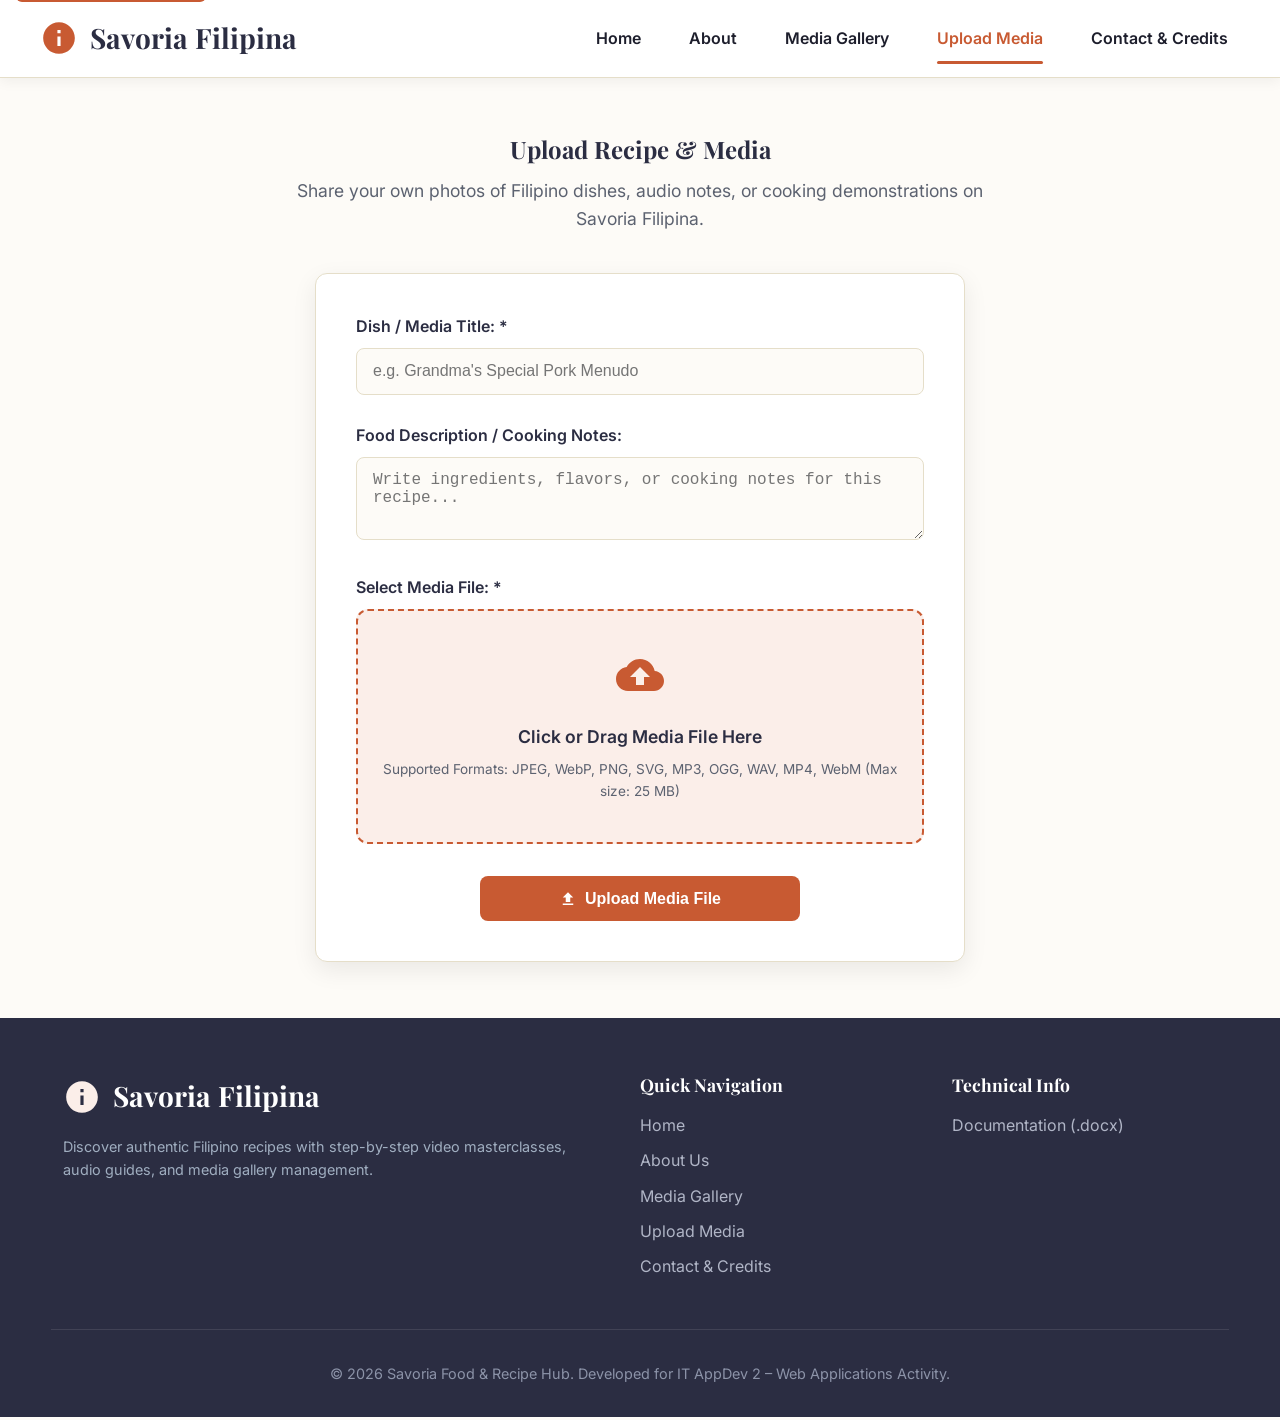
<file: upload.html>
<!DOCTYPE html>
<html lang="en">
<head>
    <meta charset="UTF-8">
    <meta name="viewport" content="width=device-width, initial-scale=1.0">
    <meta name="description" content="Savoria Filipina - Upload recipe photos, audio cooking notes, and video demonstrations.">
    <title>Upload Recipe & Media | Savoria Filipina</title>
    <link rel="preconnect" href="https://fonts.googleapis.com">
    <link rel="preconnect" href="https://fonts.gstatic.com" crossorigin>
    <link href="https://fonts.googleapis.com/css2?family=Inter:wght@400;500;600;700&family=Playfair+Display:wght@600;700;800&display=swap" rel="stylesheet">
    <link rel="stylesheet" href="css/style.css">
</head>
<body>
    <a href="#main-content" class="skip-link">Skip to main content</a>

    <header class="header" role="banner">
        <div class="container header-container">
            <a href="index.html" class="logo" aria-label="Savoria Filipina Home Page">
                <svg viewBox="0 0 24 24" aria-hidden="true">
                    <path d="M12 2C6.48 2 2 6.48 2 12s4.48 10 10 10 10-4.48 10-10S17.52 2 12 2zm1 15h-2v-6h2v6zm0-8h-2V7h2v2z"/>
                </svg>
                <span>Savoria Filipina</span>
            </a>

            <button class="mobile-nav-toggle" id="mobileNavToggle" aria-label="Toggle Navigation Menu" aria-expanded="false" aria-controls="primaryNav">
                <svg viewBox="0 0 24 24" fill="none" stroke-width="2" stroke-linecap="round" stroke-linejoin="round">
                    <line x1="3" y1="12" x2="21" y2="12"></line>
                    <line x1="3" y1="6" x2="21" y2="6"></line>
                    <line x1="3" y1="18" x2="21" y2="18"></line>
                </svg>
            </button>

            <nav id="primaryNav" aria-label="Primary Navigation">
                <ul class="nav-menu" id="navMenu">
                    <li><a href="index.html" class="nav-link">Home</a></li>
                    <li><a href="about.html" class="nav-link">About</a></li>
                    <li><a href="gallery.html" class="nav-link">Media Gallery</a></li>
                    <li><a href="upload.html" class="nav-link active">Upload Media</a></li>
                    <li><a href="contact.html" class="nav-link">Contact & Credits</a></li>
                </ul>
            </nav>
        </div>
    </header>

    <main id="main-content" role="main">
        <section class="section" aria-labelledby="upload-heading">
            <div class="container">
                <div class="section-header">
                    <h1 id="upload-heading">Upload Recipe & Media</h1>
                    <p>Share your own photos of Filipino dishes, audio notes, or cooking demonstrations on Savoria Filipina.</p>
                </div>

                <div class="upload-card">
                    <div id="statusAlert" style="display: none;" class="alert" role="alert"></div>

                    <form action="api/upload_handler.php" method="POST" enctype="multipart/form-data" id="uploadForm">
                        <div class="form-group">
                            <label for="mediaTitle" class="form-label">Dish / Media Title: *</label>
                            <input type="text" id="mediaTitle" name="mediaTitle" class="form-control" placeholder="e.g. Grandma's Special Pork Menudo" required aria-required="true">
                        </div>

                        <div class="form-group">
                            <label for="mediaDescription" class="form-label">Food Description / Cooking Notes:</label>
                            <textarea id="mediaDescription" name="mediaDescription" class="form-control" rows="3" placeholder="Write ingredients, flavors, or cooking notes for this recipe..."></textarea>
                        </div>

                        <div class="form-group">
                            <label for="mediaFile" class="form-label">Select Media File: *</label>
                            <div class="file-dropzone" id="dropzone">
                                <svg class="dropzone-icon" viewBox="0 0 24 24" aria-hidden="true">
                                    <path d="M19.35 10.04C18.67 6.59 15.64 4 12 4 9.11 4 6.6 5.64 5.35 8.04 2.34 8.36 0 10.91 0 14c0 3.31 2.69 6 6 6h13c2.76 0 5-2.24 5-5 0-2.64-2.05-4.78-4.65-4.96zM14 13v4h-4v-4H7l5-5 5 5h-3z"/>
                                </svg>
                                <p style="font-weight: 600; font-size: 1.1rem; color: var(--secondary);" id="selectedFileName">Click or Drag Media File Here</p>
                                <p style="font-size: 0.85rem; color: var(--text-muted); margin-top: 0.5rem;">Supported Formats: JPEG, WebP, PNG, SVG, MP3, OGG, WAV, MP4, WebM (Max size: 25 MB)</p>
                                <input type="file" id="mediaFile" name="mediaFile" accept="image/*,audio/*,video/*" required aria-required="true">
                            </div>
                        </div>

                        <div style="text-align: center; margin-top: 2rem;">
                            <button type="submit" class="btn btn-primary" id="submitBtn" style="width: 100%; max-width: 320px;">
                                <svg width="18" height="18" viewBox="0 0 24 24" fill="currentColor" aria-hidden="true">
                                    <path d="M9 16h6v-6h4l-7-7-7 7h4v6zm-4 2h14v2H5v-2z"/>
                                </svg>
                                Upload Media File
                            </button>
                        </div>
                    </form>
                </div>
            </div>
        </section>
    </main>

    <!-- Upload Loading Spinner Modal Overlay -->
    <div id="loadingOverlay" style="display: none; position: fixed; top: 0; left: 0; width: 100%; height: 100%; background: rgba(0, 0, 0, 0.75); z-index: 9999; flex-direction: column; align-items: center; justify-content: center; color: #ffffff; text-align: center; padding: 1rem;">
        <div class="spinner" style="width: 60px; height: 60px; border: 6px solid rgba(255, 255, 255, 0.3); border-top: 6px solid var(--primary); border-radius: 50%; animation: spin 1s linear infinite; margin-bottom: 1.5rem;"></div>
        <h2 style="color: #ffffff; font-size: 1.6rem; margin-bottom: 0.5rem;">Uploading your Media File...</h2>
        <p style="color: #e5dec9; font-size: 1.05rem;">Please wait while the system processes your image, video, or audio file.</p>
    </div>

    <style>
    @keyframes spin {
        0% { transform: rotate(0deg); }
        100% { transform: rotate(360deg); }
    }
    </style>

    <footer class="footer" role="contentinfo">
        <div class="container footer-grid">
            <div class="footer-brand">
                <div class="logo">
                    <svg viewBox="0 0 24 24" aria-hidden="true" style="fill: var(--primary-light);">
                        <path d="M12 2C6.48 2 2 6.48 2 12s4.48 10 10 10 10-4.48 10-10S17.52 2 12 2zm1 15h-2v-6h2v6zm0-8h-2V7h2v2z"/>
                    </svg>
                    <span style="color: #ffffff;">Savoria Filipina</span>
                </div>
                <p style="margin-top: 1rem; color: #a0aec0; font-size: 0.9rem;">
                    Discover authentic Filipino recipes with step-by-step video masterclasses, audio guides, and media gallery management.
                </p>
            </div>

            <div class="footer-links">
                <h4>Quick Navigation</h4>
                <ul>
                    <li><a href="index.html">Home</a></li>
                    <li><a href="about.html">About Us</a></li>
                    <li><a href="gallery.html">Media Gallery</a></li>
                    <li><a href="upload.html">Upload Media</a></li>
                    <li><a href="contact.html">Contact & Credits</a></li>
                </ul>
            </div>

            <div class="footer-links">
                <h4>Technical Info</h4>
                <ul>
                    <li><a href="Technical_Documentation.docx" download>Documentation (.docx)</a></li>
                </ul>
            </div>
        </div>

        <div class="container footer-bottom">
            <p>&copy; 2026 Savoria Food & Recipe Hub. Developed for IT AppDev 2 – Web Applications Activity.</p>
        </div>
    </footer>

    <script src="js/main.js"></script>
    <script>
    document.addEventListener('DOMContentLoaded', () => {
        const fileInput = document.getElementById('mediaFile');
        const fileNameDisplay = document.getElementById('selectedFileName');
        const uploadForm = document.getElementById('uploadForm');
        const loadingOverlay = document.getElementById('loadingOverlay');

        if (fileInput && fileNameDisplay) {
            fileInput.addEventListener('change', () => {
                if (fileInput.files.length > 0) {
                    fileNameDisplay.innerHTML = '📁 Selected File: <strong>' + fileInput.files[0].name + '</strong>';
                }
            });
        }

        if (uploadForm) {
            uploadForm.addEventListener('submit', (e) => {
                e.preventDefault();
                if (loadingOverlay) loadingOverlay.style.display = 'flex';

                const title = document.getElementById('mediaTitle').value.trim();
                const description = document.getElementById('mediaDescription').value.trim();
                const file = fileInput ? fileInput.files[0] : null;

                if (!file) {
                    if (loadingOverlay) loadingOverlay.style.display = 'none';
                    return;
                }

                let category = 'image';
                if (file.type.startsWith('audio/') || /\.(mp3|ogg|wav)$/i.test(file.name)) {
                    category = 'audio';
                } else if (file.type.startsWith('video/') || /\.(mp4|webm)$/i.test(file.name)) {
                    category = 'video';
                }

                const processClientUpload = () => {
                    const reader = new FileReader();
                    reader.onload = function(evt) {
                        const dataUrl = evt.target.result;
                        const newMedia = {
                            id: 'upload_' + Date.now(),
                            name: file.name,
                            title: title || file.name,
                            description: description,
                            path: dataUrl,
                            type: category,
                            is_upload: true,
                            upload_date: new Date().toLocaleDateString('en-US', { month: 'short', day: '2-digit', year: 'numeric' })
                        };

                        const existingUploads = JSON.parse(localStorage.getItem('savoria_custom_uploads') || '[]');
                        existingUploads.unshift(newMedia);
                        try {
                            localStorage.setItem('savoria_custom_uploads', JSON.stringify(existingUploads));
                        } catch (err) {
                            console.warn('LocalStorage limit reached for media dataUrl:', err);
                        }

                        sessionStorage.setItem('gallery_status', JSON.stringify({
                            type: 'success',
                            message: `Success! '${title || file.name}' has been uploaded to the media gallery.`
                        }));

                        window.location.href = 'gallery.html';
                    };
                    reader.onerror = function() {
                        if (loadingOverlay) loadingOverlay.style.display = 'none';
                        alert('Error reading the selected media file.');
                    };
                    reader.readAsDataURL(file);
                };

                const formData = new FormData(uploadForm);
                fetch('api/upload_handler.php', {
                    method: 'POST',
                    body: formData
                }).then(response => {
                    if (response.ok && response.redirected) {
                        window.location.href = response.url;
                    } else if (response.ok) {
                        window.location.href = 'gallery.html?status=success';
                    } else {
                        processClientUpload();
                    }
                }).catch(() => {
                    processClientUpload();
                });
            });
        }
    });
    </script>
</body>
</html>
</file>
<file: css/style.css>
/* 
  Savoria Filipina - Stylesheet
  Enhanced Mobile Responsiveness & Accessibility System
*/

:root {
  --primary: #c85a32;
  --primary-hover: #b04723;
  --primary-light: #fbeee9;
  --secondary: #2b2d42;
  --accent: #e07a5f;
  --accent-gold: #d4a373;
  --bg-light: #fdfbf7;
  --bg-card: #ffffff;
  --text-main: #1d1e2c;
  --text-muted: #5c6270;
  --border-color: #e5dec9;
  --border-radius: 12px;
  --shadow-sm: 0 4px 12px rgba(0, 0, 0, 0.05);
  --shadow-md: 0 8px 24px rgba(0, 0, 0, 0.08);
  --shadow-lg: 0 16px 36px rgba(0, 0, 0, 0.12);
  --transition: all 0.25s ease-in-out;
  --max-width: 1200px;
}

/* Reset & Base Styles */
*, *::before, *::after {
  box-sizing: border-box;
  margin: 0;
  padding: 0;
}

html {
  scroll-behavior: smooth;
  font-size: 16px;
  overflow-x: hidden;
}

body {
  font-family: 'Inter', system-ui, -apple-system, BlinkMacSystemFont, "Segoe UI", Roboto, sans-serif;
  background-color: var(--bg-light);
  color: var(--text-main);
  line-height: 1.6;
  display: flex;
  flex-direction: column;
  min-height: 100vh;
  overflow-x: hidden;
}

h1, h2, h3, h4, h5, h6 {
  font-family: 'Playfair Display', Georgia, serif;
  color: var(--secondary);
  line-height: 1.3;
  margin-bottom: 0.75rem;
}

a {
  color: var(--primary);
  text-decoration: none;
  transition: var(--transition);
}

a:hover, a:focus-visible {
  color: var(--primary-hover);
  text-decoration: underline;
}

/* Responsive Images & Videos */
img, video {
  max-width: 100%;
  height: auto;
  display: block;
}

/* Accessibility Focus Ring */
:focus-visible {
  outline: 3px solid var(--primary);
  outline-offset: 3px;
  border-radius: 4px;
}

.skip-link {
  position: absolute;
  top: -40px;
  left: 1rem;
  background: var(--primary);
  color: #ffffff;
  padding: 0.5rem 1rem;
  z-index: 1000;
  transition: top 0.3s;
  border-radius: 0 0 6px 6px;
  font-weight: 600;
}

.skip-link:focus {
  top: 0;
}

/* Container */
.container {
  width: 92%;
  max-width: var(--max-width);
  margin: 0 auto;
  padding: 0 0.75rem;
}

/* Header & Navigation */
.header {
  background-color: var(--bg-card);
  border-bottom: 1px solid var(--border-color);
  position: sticky;
  top: 0;
  z-index: 950;
  box-shadow: var(--shadow-sm);
}

.header-container {
  display: flex;
  align-items: center;
  justify-content: space-between;
  padding: 1rem 0;
  width: 100%;
}

.logo {
  display: flex;
  align-items: center;
  gap: 0.75rem;
  font-family: 'Playfair Display', serif;
  font-size: 1.75rem;
  font-weight: 700;
  color: var(--secondary);
}

.logo svg {
  width: 38px;
  height: 38px;
  fill: var(--primary);
}

.nav-menu {
  display: flex;
  list-style: none;
  gap: 1.5rem;
  align-items: center;
}

.nav-link {
  font-weight: 600;
  color: var(--text-main);
  padding: 0.5rem 0.75rem;
  border-radius: 6px;
  position: relative;
  min-height: 44px;
  display: inline-flex;
  align-items: center;
}

.nav-link:hover, .nav-link.active {
  color: var(--primary);
  text-decoration: none;
}

.nav-link.active::after {
  content: '';
  position: absolute;
  bottom: -4px;
  left: 0.75rem;
  right: 0.75rem;
  height: 3px;
  background-color: var(--primary);
  border-radius: 2px;
}

/* Mobile Nav Toggle */
.mobile-nav-toggle {
  display: none;
  background: none;
  border: 1px solid var(--border-color);
  border-radius: 8px;
  cursor: pointer;
  padding: 0.5rem;
  min-width: 44px;
  min-height: 44px;
  align-items: center;
  justify-content: center;
  margin-left: auto;
}

.mobile-nav-toggle svg {
  width: 26px;
  height: 26px;
  stroke: var(--secondary);
}

/* Hero Section */
.hero {
  padding: 3.5rem 0 3rem;
  background: linear-gradient(135deg, #fff7f2 0%, #fdfbf7 100%);
  border-bottom: 1px solid var(--border-color);
}

.hero-grid {
  display: grid;
  grid-template-columns: 1fr 1fr;
  gap: 3rem;
  align-items: center;
}

.hero-content h1 {
  font-size: 2.75rem;
  margin-bottom: 1.25rem;
}

.hero-content p {
  font-size: 1.15rem;
  color: var(--text-muted);
  margin-bottom: 2rem;
}

.badge {
  display: inline-block;
  padding: 0.35rem 0.85rem;
  background-color: var(--primary-light);
  color: var(--primary);
  font-size: 0.85rem;
  font-weight: 700;
  border-radius: 50px;
  text-transform: uppercase;
  letter-spacing: 0.5px;
  margin-bottom: 1rem;
}

.hero-media-wrapper {
  position: relative;
  border-radius: var(--border-radius);
  overflow: hidden;
  box-shadow: var(--shadow-lg);
  width: 100%;
}

.hero-media-wrapper picture img {
  width: 100%;
  height: auto;
  display: block;
  object-fit: cover;
  transition: transform 0.5s ease;
}

.hero-media-wrapper:hover picture img {
  transform: scale(1.03);
}

/* Button Component */
.btn {
  display: inline-flex;
  align-items: center;
  justify-content: center;
  gap: 0.5rem;
  padding: 0.85rem 1.75rem;
  font-size: 1rem;
  font-weight: 600;
  border-radius: 8px;
  border: none;
  cursor: pointer;
  transition: var(--transition);
  text-decoration: none;
  min-height: 44px;
}

.btn-primary {
  background-color: var(--primary);
  color: #ffffff;
}

.btn-primary:hover, .btn-primary:focus-visible {
  background-color: var(--primary-hover);
  color: #ffffff;
  text-decoration: none;
  box-shadow: 0 4px 14px rgba(200, 90, 50, 0.4);
}

.btn-secondary {
  background-color: transparent;
  border: 2px solid var(--primary);
  color: var(--primary);
}

.btn-secondary:hover {
  background-color: var(--primary-light);
  color: var(--primary-hover);
  text-decoration: none;
}

.btn-danger {
  background-color: #d90429;
  color: #ffffff;
}

.btn-danger:hover {
  background-color: #b8001f;
  color: #ffffff;
}

/* Section Styles */
.section {
  padding: 3.5rem 0;
}

.section-header {
  text-align: center;
  max-width: 700px;
  margin: 0 auto 2.5rem;
}

.section-header h2 {
  font-size: 2.25rem;
}

.section-header p {
  color: var(--text-muted);
  font-size: 1.1rem;
}

/* Recipe Grid & Cards */
.recipe-grid {
  display: grid;
  grid-template-columns: repeat(auto-fit, minmax(300px, 1fr));
  gap: 2rem;
}

.recipe-card {
  background: var(--bg-card);
  border-radius: var(--border-radius);
  border: 1px solid var(--border-color);
  overflow: hidden;
  box-shadow: var(--shadow-sm);
  transition: var(--transition);
  display: flex;
  flex-direction: column;
}

.recipe-card:hover {
  transform: translateY(-6px);
  box-shadow: var(--shadow-md);
}

.recipe-card-img {
  width: 100%;
  height: 220px;
  object-fit: cover;
}

.recipe-card-body {
  padding: 1.5rem;
  flex-grow: 1;
  display: flex;
  flex-direction: column;
}

.recipe-card-title {
  font-size: 1.35rem;
  margin-bottom: 0.5rem;
}

.recipe-card-desc {
  color: var(--text-muted);
  font-size: 0.95rem;
  margin-bottom: 1.25rem;
  flex-grow: 1;
}

/* Audio Player Box */
.audio-player-box {
  background: var(--primary-light);
  border-radius: 10px;
  padding: 1.5rem;
  margin-top: 1rem;
  border: 1px solid rgba(200, 90, 50, 0.15);
}

.audio-player-box h4 {
  font-size: 1rem;
  color: var(--secondary);
  display: flex;
  align-items: center;
  gap: 0.5rem;
  margin-bottom: 0.75rem;
}

audio {
  width: 100%;
  height: 44px;
  border-radius: 6px;
}

.transcript-toggle {
  background: none;
  border: none;
  color: var(--primary);
  font-size: 0.9rem;
  font-weight: 600;
  cursor: pointer;
  padding: 0.5rem 0;
  margin-top: 0.5rem;
  display: inline-flex;
  align-items: center;
  gap: 0.25rem;
  min-height: 44px;
}

.transcript-content {
  display: none;
  background: #ffffff;
  padding: 1rem;
  border-radius: 6px;
  margin-top: 0.5rem;
  font-size: 0.9rem;
  border: 1px solid var(--border-color);
  color: var(--text-muted);
}

.transcript-content.show {
  display: block;
}

/* Video Showcase Box */
.video-showcase {
  background: var(--bg-card);
  border-radius: var(--border-radius);
  border: 1px solid var(--border-color);
  padding: 1.75rem;
  box-shadow: var(--shadow-md);
}

.video-wrapper {
  position: relative;
  width: 100%;
  border-radius: 8px;
  overflow: hidden;
  background-color: #000000;
  margin-bottom: 1.5rem;
}

video {
  width: 100%;
  max-height: 480px;
  display: block;
}

/* Gallery & Management */
.gallery-filter {
  display: flex;
  justify-content: center;
  gap: 0.75rem;
  margin-bottom: 2.5rem;
  flex-wrap: wrap;
}

.filter-btn {
  padding: 0.6rem 1.25rem;
  background: var(--bg-card);
  border: 1px solid var(--border-color);
  border-radius: 50px;
  font-weight: 600;
  color: var(--text-muted);
  cursor: pointer;
  transition: var(--transition);
  min-height: 44px;
  display: inline-flex;
  align-items: center;
}

.filter-btn:hover, .filter-btn.active {
  background: var(--primary);
  color: #ffffff;
  border-color: var(--primary);
}

.gallery-grid {
  display: grid;
  grid-template-columns: repeat(auto-fill, minmax(280px, 1fr));
  gap: 1.75rem;
}

.gallery-card {
  background: var(--bg-card);
  border: 1px solid var(--border-color);
  border-radius: var(--border-radius);
  overflow: hidden;
  box-shadow: var(--shadow-sm);
  display: flex;
  flex-direction: column;
}

.gallery-media-preview {
  height: 200px;
  background-color: #f1ebd9;
  display: flex;
  align-items: center;
  justify-content: center;
  overflow: hidden;
  position: relative;
}

.gallery-media-preview img {
  width: 100%;
  height: 100%;
  object-fit: cover;
}

.gallery-media-preview video {
  width: 100%;
  height: 100%;
  object-fit: cover;
}

.type-tag {
  position: absolute;
  top: 10px;
  right: 10px;
  background: rgba(43, 45, 66, 0.85);
  color: #ffffff;
  padding: 0.25rem 0.65rem;
  border-radius: 4px;
  font-size: 0.75rem;
  font-weight: 700;
  text-transform: uppercase;
}

.gallery-card-footer {
  padding: 1.25rem;
  display: flex;
  align-items: center;
  justify-content: space-between;
  gap: 0.5rem;
}

.gallery-filename {
  font-weight: 600;
  font-size: 0.9rem;
  white-space: nowrap;
  overflow: hidden;
  text-overflow: ellipsis;
  max-width: 160px;
}

/* Upload Form Component */
.upload-card {
  max-width: 650px;
  margin: 0 auto;
  background: var(--bg-card);
  border: 1px solid var(--border-color);
  border-radius: var(--border-radius);
  padding: 2.5rem;
  box-shadow: var(--shadow-md);
}

.form-group {
  margin-bottom: 1.75rem;
}

.form-label {
  display: block;
  font-weight: 600;
  margin-bottom: 0.5rem;
  color: var(--secondary);
}

.form-control {
  width: 100%;
  padding: 0.85rem 1rem;
  border: 1px solid var(--border-color);
  border-radius: 8px;
  font-size: 1rem;
  transition: var(--transition);
  background: var(--bg-light);
}

.form-control:focus {
  background: #ffffff;
  border-color: var(--primary);
  outline: none;
}

.file-dropzone {
  border: 2px dashed var(--primary);
  background: var(--primary-light);
  border-radius: 12px;
  padding: 2.5rem 1.5rem;
  text-align: center;
  cursor: pointer;
  transition: var(--transition);
  position: relative;
}

.file-dropzone:hover {
  background: #f7ded3;
}

.file-dropzone input[type="file"] {
  position: absolute;
  top: 0;
  left: 0;
  width: 100%;
  height: 100%;
  opacity: 0;
  cursor: pointer;
}

.dropzone-icon {
  width: 48px;
  height: 48px;
  fill: var(--primary);
  margin-bottom: 1rem;
}

.alert {
  padding: 1rem 1.25rem;
  border-radius: 8px;
  margin-bottom: 1.5rem;
  font-weight: 500;
  display: flex;
  align-items: center;
  gap: 0.75rem;
}

.alert-success {
  background-color: #e8f5e9;
  color: #2e7d32;
  border: 1px solid #c8e6c9;
}

.alert-danger {
  background-color: #ffebee;
  color: #c62828;
  border: 1px solid #ffcdd2;
}

/* Documentation Table */
.doc-table {
  width: 100%;
  border-collapse: collapse;
  margin: 1.5rem 0 2.5rem;
  background: var(--bg-card);
  border-radius: 8px;
  overflow: hidden;
  box-shadow: var(--shadow-sm);
}

.doc-table th, .doc-table td {
  padding: 1rem 1.25rem;
  text-align: left;
  border-bottom: 1px solid var(--border-color);
}

.doc-table th {
  background-color: var(--secondary);
  color: #ffffff;
  font-weight: 600;
}

.doc-table tr:hover {
  background-color: #f7f3eb;
}

/* Footer */
.footer {
  background-color: var(--secondary);
  color: #e2e4ec;
  padding: 3.5rem 0 2rem;
  margin-top: auto;
}

.footer-grid {
  display: grid;
  grid-template-columns: 2fr 1fr 1fr;
  gap: 3rem;
  margin-bottom: 2.5rem;
}

.footer-brand h3 {
  color: #ffffff;
  font-size: 1.5rem;
  margin-bottom: 1rem;
}

.footer-links h4 {
  color: #ffffff;
  font-size: 1.1rem;
  margin-bottom: 1rem;
}

.footer-links ul {
  list-style: none;
}

.footer-links li {
  margin-bottom: 0.6rem;
}

.footer-links a {
  color: #b0b5c6;
}

.footer-links a:hover {
  color: #ffffff;
}

.footer-bottom {
  text-align: center;
  padding-top: 2rem;
  border-top: 1px solid rgba(255, 255, 255, 0.1);
  color: #8c93a8;
  font-size: 0.9rem;
}

/* Responsive Media Queries for Mobile & Tablet */
@media (max-width: 900px) {
  .hero-grid {
    grid-template-columns: 1fr;
    gap: 2rem;
  }
  
  .footer-grid {
    grid-template-columns: 1fr;
    gap: 2rem;
  }
}

@media (max-width: 768px) {
  .container {
    width: 96%;
    padding: 0 0.5rem;
  }

  .header-container {
    padding: 0.75rem 0;
  }

  .nav-menu {
    display: none;
    position: absolute;
    top: 100%;
    left: 0;
    width: 100%;
    background-color: var(--bg-card);
    flex-direction: column;
    padding: 1.25rem;
    box-shadow: var(--shadow-md);
    border-bottom: 1px solid var(--border-color);
  }

  .nav-menu.show {
    display: flex;
  }

  .mobile-nav-toggle {
    display: flex;
    margin-left: auto;
    margin-right: 0;
  }

  .hero {
    padding: 2rem 0;
  }

  .hero-content h1 {
    font-size: 2.1rem;
  }

  .section-header h2 {
    font-size: 1.8rem;
  }

  .upload-card {
    padding: 1.5rem;
  }
}

@media (max-width: 480px) {
  .container {
    width: 98%;
    padding: 0 0.35rem;
  }

  .logo span {
    font-size: 1.35rem;
  }

  .mobile-nav-toggle {
    margin-left: auto;
    margin-right: 0;
  }

  .hero-content h1 {
    font-size: 1.75rem;
  }

  .btn {
    width: 100%;
  }

  .gallery-grid {
    grid-template-columns: 1fr;
  }
}

/* Ambient Background Audio Controller Widget */
.ambient-audio-container {
  display: inline-flex;
  align-items: center;
  gap: 0.75rem;
  background: rgba(255, 255, 255, 0.92);
  backdrop-filter: blur(8px);
  border: 1px solid var(--border-color);
  padding: 0.5rem 1rem;
  border-radius: 50px;
  box-shadow: var(--shadow-sm);
  margin-top: 1rem;
  transition: var(--transition);
}

.ambient-audio-container:hover {
  box-shadow: var(--shadow-md);
  border-color: var(--primary);
}

.ambient-audio-info {
  display: flex;
  align-items: center;
  gap: 0.5rem;
  font-size: 0.85rem;
  font-weight: 600;
  color: var(--secondary);
}

.ambient-audio-btn {
  display: inline-flex;
  align-items: center;
  justify-content: center;
  width: 34px;
  height: 34px;
  border-radius: 50%;
  border: none;
  background: var(--primary);
  color: #ffffff;
  cursor: pointer;
  transition: var(--transition);
}

.ambient-audio-btn:hover, .ambient-audio-btn:focus-visible {
  background: var(--primary-hover);
  transform: scale(1.05);
}

.ambient-audio-status-badge {
  display: inline-block;
  font-size: 0.75rem;
  padding: 0.15rem 0.5rem;
  border-radius: 12px;
  background: var(--primary-light);
  color: var(--primary);
  font-weight: 600;
}

.sound-wave-icon {
  display: inline-flex;
  align-items: flex-end;
  gap: 2px;
  height: 14px;
}

.sound-wave-bar {
  width: 3px;
  background: var(--primary);
  border-radius: 2px;
  animation: soundWave 1.2s infinite ease-in-out alternate;
}

.sound-wave-bar:nth-child(1) { height: 6px; animation-delay: 0.1s; }
.sound-wave-bar:nth-child(2) { height: 12px; animation-delay: 0.3s; }
.sound-wave-bar:nth-child(3) { height: 8px; animation-delay: 0.2s; }

.ambient-audio-container.paused .sound-wave-bar {
  animation: none;
  height: 4px;
}

@keyframes soundWave {
  0% { height: 4px; }
  100% { height: 14px; }
}
</file>
